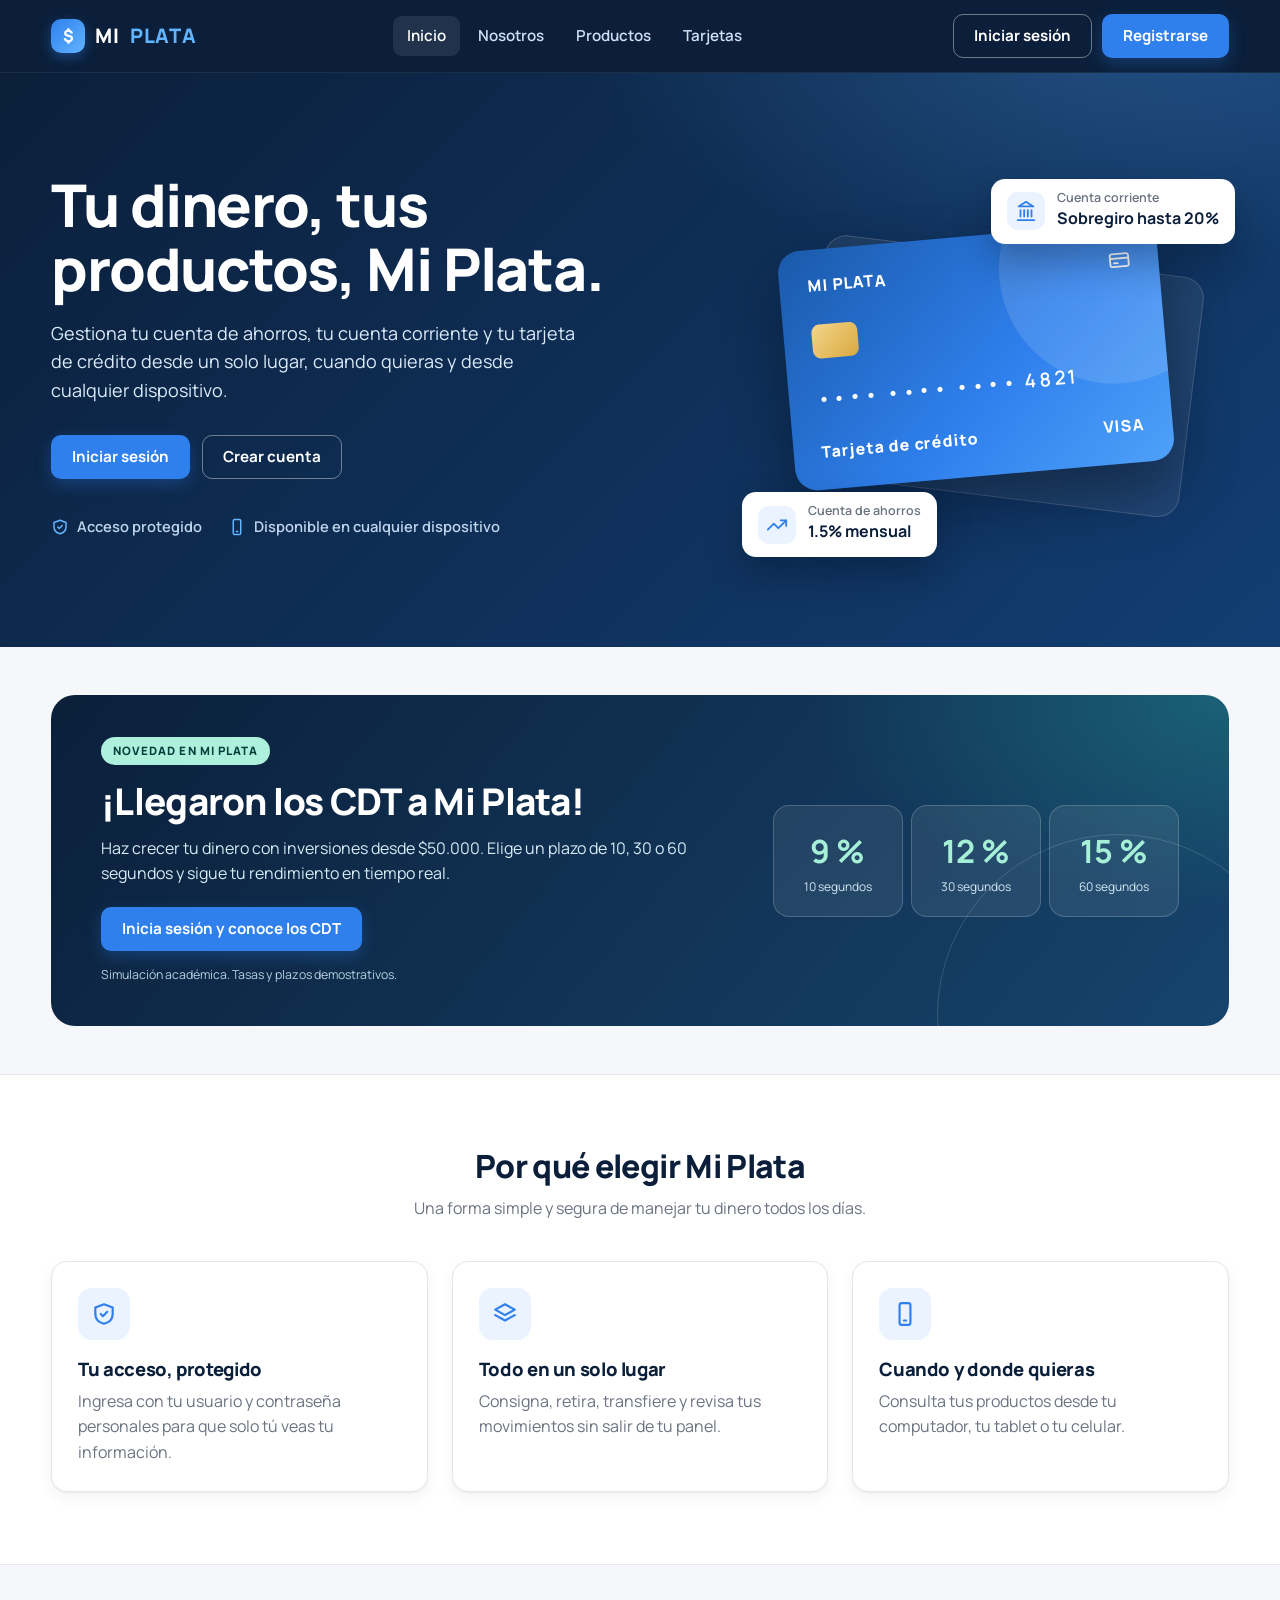
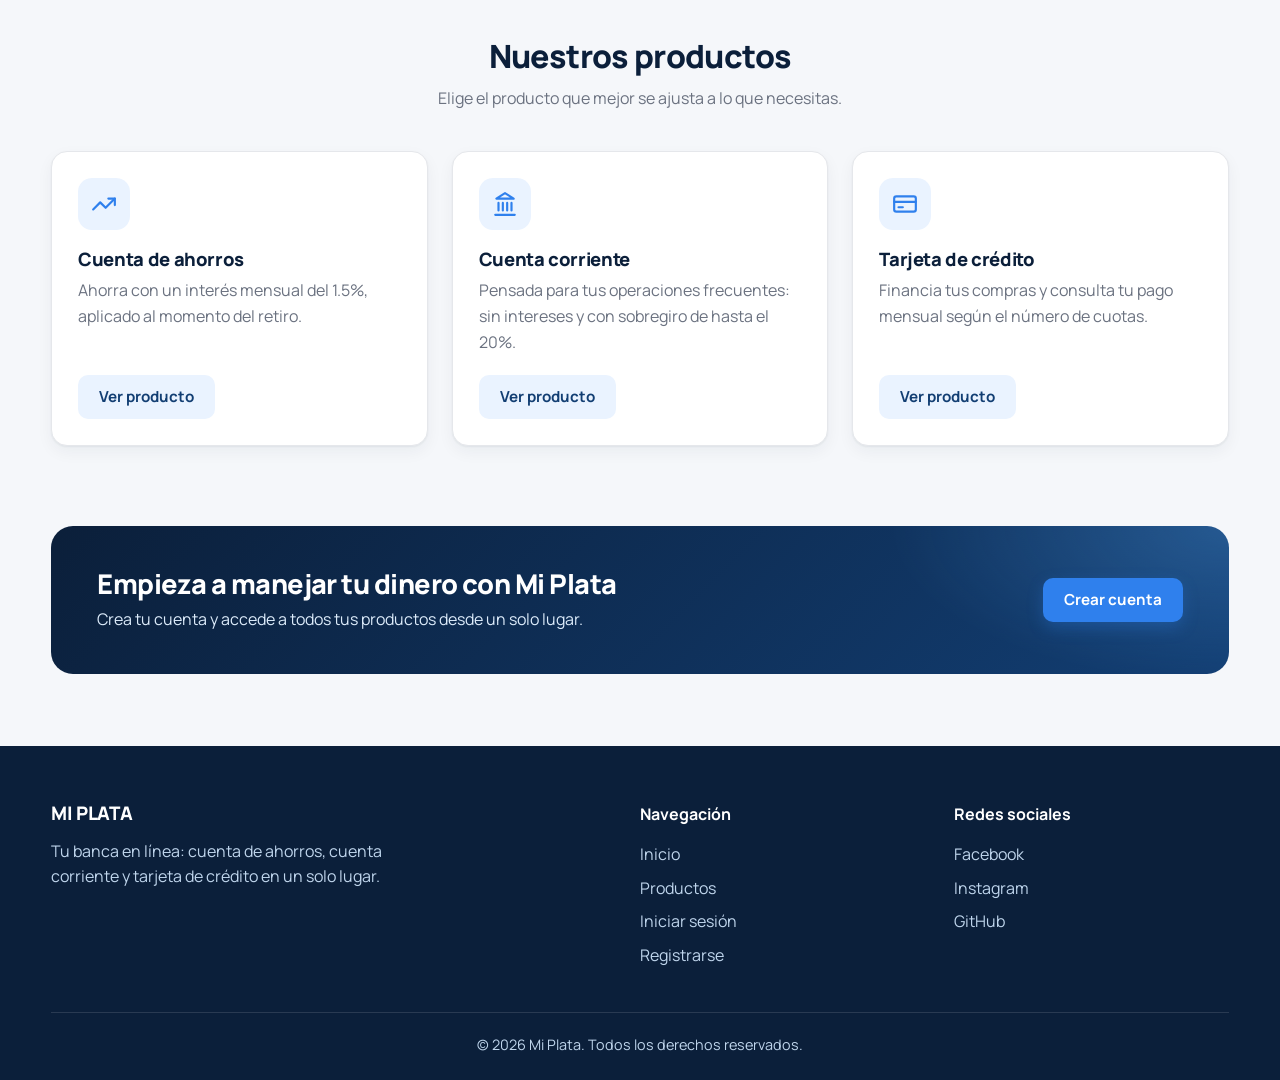
<file: pages/index.html>
<!DOCTYPE html>
<html lang="es">

<head>
    <meta charset="UTF-8">
    <meta name="viewport" content="width=device-width, initial-scale=1.0">
    <title>Mi Plata | Inicio</title>
    <link rel="preconnect" href="https://fonts.googleapis.com">
    <link rel="preconnect" href="https://fonts.gstatic.com" crossorigin>
    <link href="https://fonts.googleapis.com/css2?family=Manrope:wght@400;500;600;700;800&display=swap" rel="stylesheet">
    <link rel="stylesheet" href="../css/styles.css">
</head>

<body>
    <header class="site-header">
        <div class="container navbar">
            <a class="logo" href="index.html">MI <span>PLATA</span></a>
            <input class="menu-toggle" type="checkbox" id="menuToggle" aria-label="Abrir o cerrar el menú">

            <nav>
                <ul class="nav-links">
                    <li><a href="index.html" aria-current="page">Inicio</a></li>
                    <li><a href="index.html#nosotros">Nosotros</a></li>
                    <li><a href="productos.html">Productos</a></li>
                    <li><a href="index.html#tarjetas">Tarjetas</a></li>
                    <li class="menu-only"><a href="login.html">Iniciar sesión</a></li>
                </ul>
            </nav>

            <div class="nav-actions">
                <a class="btn btn-outline" href="login.html">Iniciar sesión</a>
                <a class="btn btn-primary" href="registro.html">Registrarse</a>
            </div>
            <label class="menu-button" for="menuToggle"><span class="sr-only">Menú</span></label>
        </div>
    </header>
    <main>
        <section class="hero">
            <div class="container hero-grid">
                <div>
                    <h1>Tu dinero, tus productos, Mi Plata.</h1>
                    <p>Gestiona tu cuenta de ahorros, tu cuenta corriente y tu tarjeta de crédito desde un solo lugar,
                        cuando quieras y desde cualquier dispositivo.</p>
                    <div class="hero-actions">
                        <a class="btn btn-primary" href="login.html">Iniciar sesión</a>
                        <a class="btn btn-outline" href="registro.html">Crear cuenta</a>
                    </div>
                    <ul class="hero-points">
                        <li><span class="icon icon-shield" aria-hidden="true"></span> Acceso protegido</li>
                        <li><span class="icon icon-phone" aria-hidden="true"></span> Disponible en cualquier dispositivo</li>
                    </ul>
                </div>
                <div class="hero-card" aria-hidden="true">
                    <div class="bank-card">
                        <div class="bank-card-top"><span>MI PLATA</span><span class="icon icon-card" aria-hidden="true"></span></div>
                        <div class="bank-card-chip"></div>
                        <div class="bank-card-number">•••• •••• •••• 4821</div>
                        <div class="bank-card-bottom"><span>Tarjeta de crédito</span><span>VISA</span></div>
                    </div>
                    <div class="float-chip float-chip-1">
                        <span class="float-chip-icon"><span class="icon icon-trend" aria-hidden="true"></span></span>
                        <span><small>Cuenta de ahorros</small><strong>1.5% mensual</strong></span>
                    </div>
                    <div class="float-chip float-chip-2">
                        <span class="float-chip-icon"><span class="icon icon-bank" aria-hidden="true"></span></span>
                        <span><small>Cuenta corriente</small><strong>Sobregiro hasta 20%</strong></span>
                    </div>
                </div>
            </div>
        </section>

        <!-- Novedad: CDT; invitamos a iniciar sesión para abrir una inversión. -->
        <section class="section cdt-launch" aria-labelledby="cdtLaunchTitulo">
            <div class="container">
                <div class="cdt-launch-panel">
                    <div class="cdt-launch-content">
                        <span class="cdt-eyebrow">NOVEDAD EN MI PLATA</span>
                        <h2 id="cdtLaunchTitulo">¡Llegaron los CDT a Mi Plata!</h2>
                        <p>Haz crecer tu dinero con inversiones desde $50.000. Elige un plazo de 10, 30 o 60 segundos y sigue tu rendimiento en tiempo real.</p>
                        <a href="login.html" class="btn btn-primary">Inicia sesión y conoce los CDT</a>
                        <small>Simulación académica. Tasas y plazos demostrativos.</small>
                    </div>
                    <div class="cdt-launch-rates" aria-label="Rendimientos de CDT">
                        <div><strong>9 %</strong><span>10 segundos</span></div>
                        <div><strong>12 %</strong><span>30 segundos</span></div>
                        <div><strong>15 %</strong><span>60 segundos</span></div>
                    </div>
                </div>
            </div>
        </section>

        <section class="section section-alt" id="nosotros">
            <div class="container">
                <h2 class="section-title">Por qué elegir Mi Plata</h2>
                <p class="section-subtitle">Una forma simple y segura de manejar tu dinero todos los días.</p>
                <div class="grid-3">
                    <article class="card">
                        <div class="product-icon"><span class="icon icon-shield" aria-hidden="true"></span></div>
                        <h3>Tu acceso, protegido</h3>
                        <p>Ingresa con tu usuario y contraseña personales para que solo tú veas tu información.</p>
                    </article>
                    <article class="card">
                        <div class="product-icon"><span class="icon icon-layers" aria-hidden="true"></span></div>
                        <h3>Todo en un solo lugar</h3>
                        <p>Consigna, retira, transfiere y revisa tus movimientos sin salir de tu panel.</p>
                    </article>
                    <article class="card">
                        <div class="product-icon"><span class="icon icon-phone" aria-hidden="true"></span></div>
                        <h3>Cuando y donde quieras</h3>
                        <p>Consulta tus productos desde tu computador, tu tablet o tu celular.</p>
                    </article>
                </div>
            </div>
        </section>

        <section class="section" id="tarjetas">
            <div class="container">
                <h2 class="section-title">Nuestros productos</h2>
                <p class="section-subtitle">Elige el producto que mejor se ajusta a lo que necesitas.</p>
                <div class="grid-3">
                    <article class="card card-product">
                        <div class="product-icon"><span class="icon icon-trend" aria-hidden="true"></span></div>
                        <h3>Cuenta de ahorros</h3>
                        <p>Ahorra con un interés mensual del 1.5%, aplicado al momento del retiro.</p>
                        <a class="btn btn-secondary" href="productos.html#ahorros">Ver producto</a>
                    </article>
                    <article class="card card-product">
                        <div class="product-icon"><span class="icon icon-bank" aria-hidden="true"></span></div>
                        <h3>Cuenta corriente</h3>
                        <p>Pensada para tus operaciones frecuentes: sin intereses y con sobregiro de hasta el 20%.</p>
                        <a class="btn btn-secondary" href="productos.html#corriente">Ver producto</a>
                    </article>
                    <article class="card card-product">
                        <div class="product-icon"><span class="icon icon-card" aria-hidden="true"></span></div>
                        <h3>Tarjeta de crédito</h3>
                        <p>Financia tus compras y consulta tu pago mensual según el número de cuotas.</p>
                        <a class="btn btn-secondary" href="productos.html#credito">Ver producto</a>
                    </article>
                </div>
            </div>
        </section>

        <section class="section section-flush">
            <div class="container">
                <div class="cta-band">
                    <div>
                        <h2>Empieza a manejar tu dinero con Mi Plata</h2>
                        <p>Crea tu cuenta y accede a todos tus productos desde un solo lugar.</p>
                    </div>
                    <a class="btn btn-primary" href="registro.html">Crear cuenta</a>
                </div>
            </div>
        </section>
    </main>
    <footer class="footer">
        <div class="container footer-grid">
            <div>
                <h3>MI PLATA</h3>
                <p>Tu banca en línea: cuenta de ahorros, cuenta corriente y tarjeta de crédito en un solo lugar.</p>
            </div>
            <div>
                <h4>Navegación</h4>
                <ul>
                    <li><a href="index.html">Inicio</a></li>
                    <li><a href="productos.html">Productos</a></li>
                    <li><a href="login.html">Iniciar sesión</a></li>
                    <li><a href="registro.html">Registrarse</a></li>
                </ul>
            </div>
            <div>
                <h4>Redes sociales</h4>
                <ul>
                    <li><a href="https://www.facebook.com/profile.php?id=100011143639321">Facebook</a></li>
                    <li><a href="https://www.instagram.com/nodrew_09/">Instagram</a></li>
                    <li><a href="https://github.com/andresfelipe-dev/CajeroWebMiPlata/tree/admin-javascript">GitHub</a></li>
                </ul>
            </div>
        </div>
        <div class="container footer-bottom">© 2026 Mi Plata. Todos los derechos reservados.</div>
    </footer>
</body>

</html>
</file>
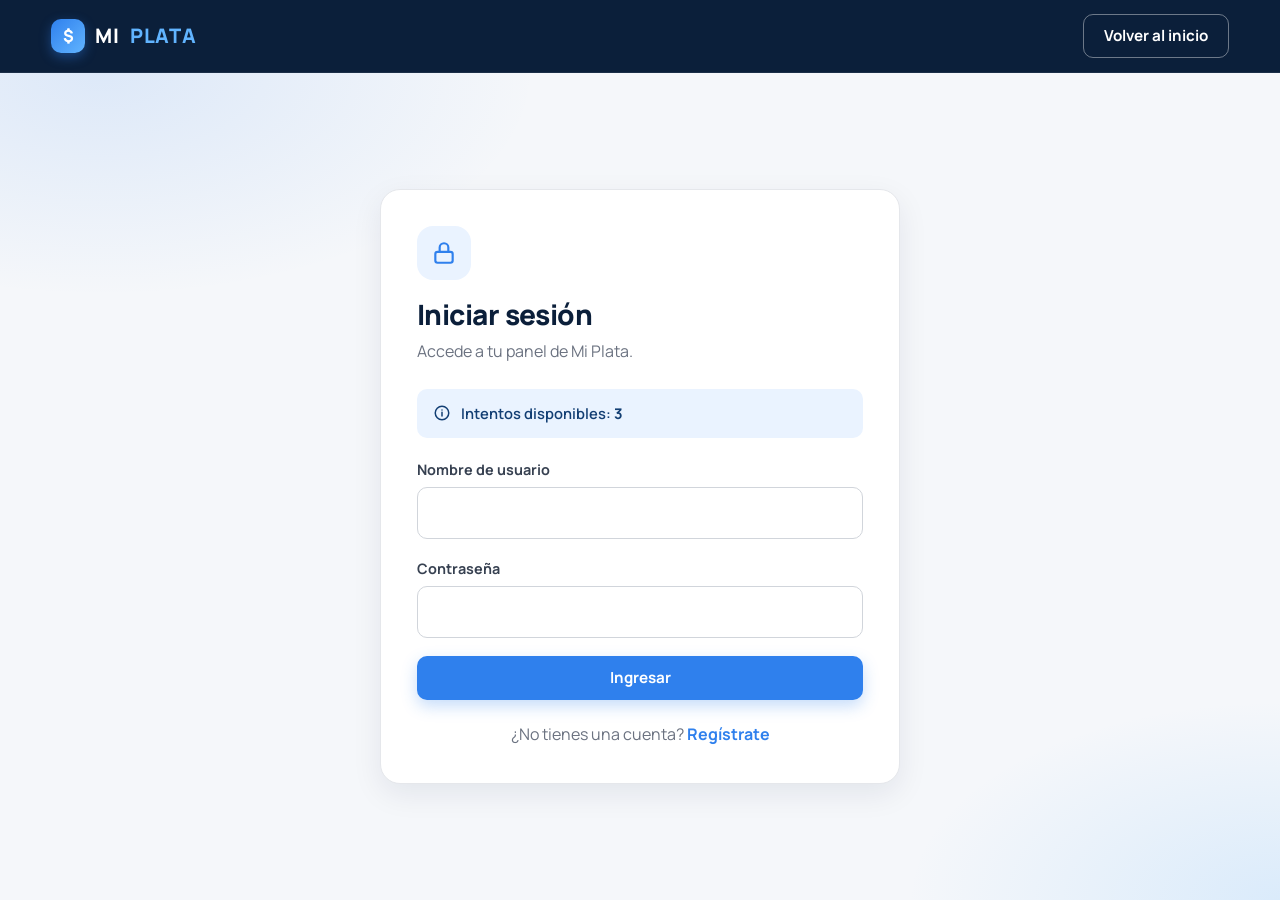
<file: pages/admin.html>
<!DOCTYPE html>
<html lang="es">

<head>
    <meta charset="UTF-8">
    <meta name="viewport" content="width=device-width, initial-scale=1.0">
    <title>Mi Plata | Administración</title>
    <link rel="preconnect" href="https://fonts.googleapis.com">
    <link rel="preconnect" href="https://fonts.gstatic.com" crossorigin>
    <link href="https://fonts.googleapis.com/css2?family=Manrope:wght@400;500;600;700;800&display=swap" rel="stylesheet">
    <link rel="stylesheet" href="../css/styles.css">
</head>

<body>
    <header class="site-header">
        <div class="container navbar">
            <a class="logo" href="admin.html">MI <span>PLATA</span></a>
            <div class="nav-actions"><a class="btn btn-outline" id="cerrarSesion" href="index.html">Cerrar sesión</a></div>
        </div>
    </header>
    <main class="dashboard">
        <div class="container">

            <div class="dashboard-head">
                <div>
                    <div class="breadcrumb">Panel administrativo</div>
                    <h1>Gestión de usuarios</h1>
                    <p>Registra, edita y elimina los usuarios registrados.</p>
                </div>

                <button type="button" id="btnRegistrarUsuario" class="btn btn-primary">
                    + Registrar usuario
                </button>
            </div>

            <div id="formularioRegistro" class="card" style="display: none;">
                <h3 id="registrarModificarUsuario">Registrar nuevo usuario</h3>

                <form id="formAdmin">
                    <div class="form-grid">
                        <div class="form-group">
                            <label for="adminIdentificacion">Identificación</label>
                            <input type="text" id="adminIdentificacion" required>
                        </div>

                        <div class="form-group">
                            <label for="adminNombre">Nombre completo</label>
                            <input type="text" id="adminNombre" required>
                        </div>

                        <div class="form-group">
                            <label for="adminCelular">Número de celular</label>
                            <input type="tel" id="adminCelular" required>
                        </div>

                        <div class="form-group">
                            <label for="adminUsuario">Nombre de usuario</label>
                            <input type="text" id="adminUsuario" required>
                        </div>

                        <div class="form-group">
                            <label for="adminClave">Contraseña</label>
                            <input type="password" id="adminClave" required>
                        </div>

                        <div class="form-group">
                            <label for="adminConfirmarClave">Confirmar contraseña</label>
                            <input type="password" id="adminConfirmarClave" required>
                        </div>

                    </div>

                    <div class="form-actions">
                        <button type="submit" class="btn btn-primary">
                            Guardar usuario
                        </button>

                        <button type="button" id="btnCancelarRegistro" class="btn btn-secondary">
                            Cancelar
                        </button>
                    </div>
                </form>
            </div>

            <div class="table-wrap">
                <table>
                    <thead>
                        <tr>
                            <th>Identificación</th>
                            <th>Nombre</th>
                            <th>Usuario</th>
                            <th>Estado</th>
                            <th>Acciones</th>
                        </tr>
                    </thead>

                    <tbody id="tablaUsuarios"></tbody>
                </table>
            </div>
        </div>
    </main>
    <script type="module" src="../pages js/admin.js"></script>
</body>

</html>
</file>
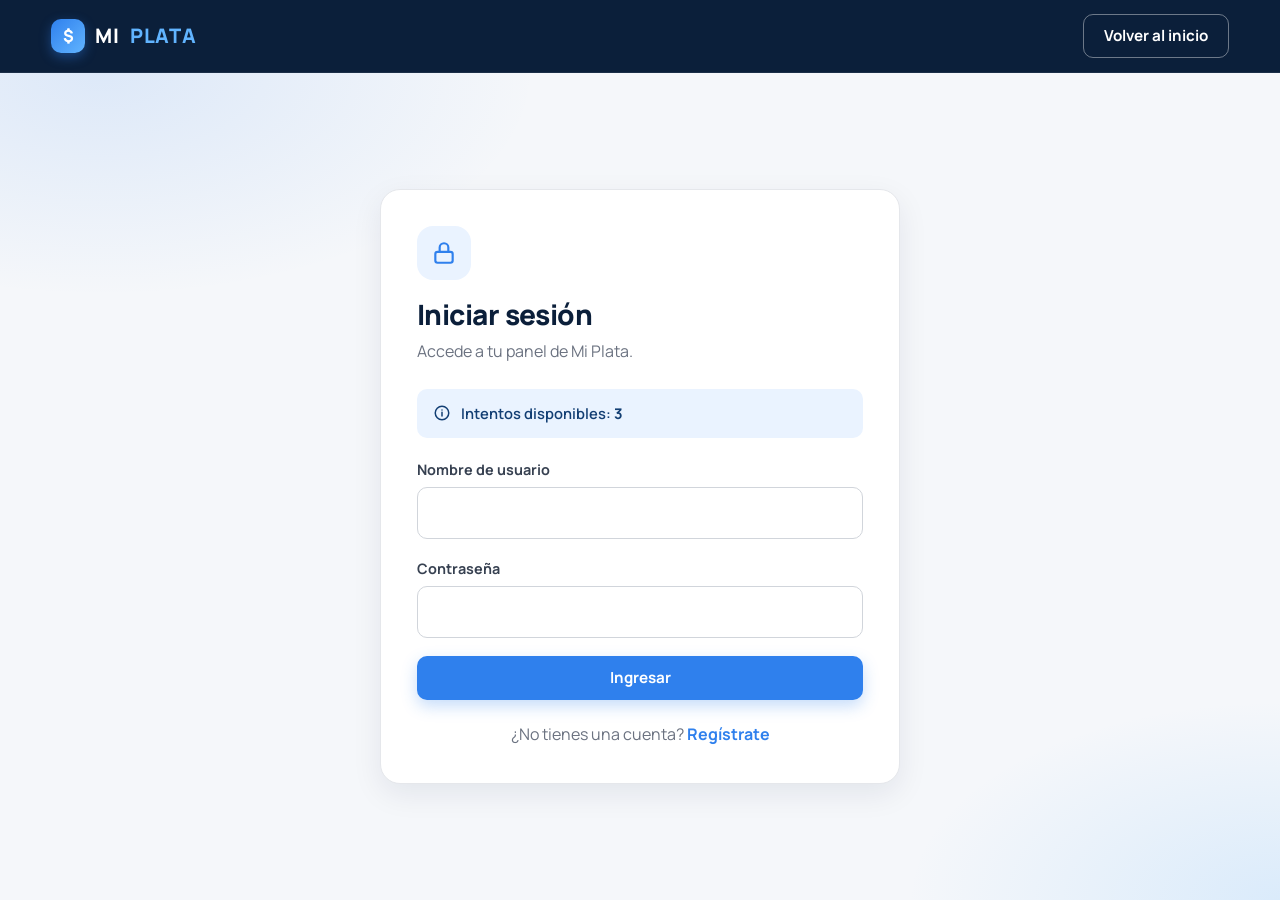
<file: pages/cdt.html>
<!DOCTYPE html>
<html lang="es">
<head>
    <meta charset="UTF-8">
    <meta name="viewport" content="width=device-width, initial-scale=1.0">
    <title>Mi Plata | Mis CDT</title>
    <link rel="preconnect" href="https://fonts.googleapis.com">
    <link rel="preconnect" href="https://fonts.gstatic.com" crossorigin>
    <link href="https://fonts.googleapis.com/css2?family=Manrope:wght@400;500;600;700;800&display=swap" rel="stylesheet">
    <link rel="stylesheet" href="../css/styles.css">
</head>
<body>
    <header class="site-header">
        <div class="container navbar">
            <a class="logo" href="dashboard.html">MI <span>PLATA</span></a>
            <a class="btn btn-outline" href="dashboard.html">Volver al panel</a>
        </div>
    </header>

    <main class="dashboard cdt-page">
        <div class="container">
            <section class="cdt-page-hero">
                <div>
                    <span class="cdt-eyebrow">NUEVO PRODUCTO · SIMULACIÓN</span>
                    <h1>Haz crecer tu dinero con un CDT</h1>
                    <p>Invierte desde $50.000 usando el saldo real de ahorros o corriente. Abre varios CDT y observa sus rendimientos en tiempo real.</p>
                </div>
                <div class="cdt-hero-stat" aria-label="Rendimiento máximo del simulador">
                    <span>Hasta</span>
                    <strong>15 %</strong>
                    <small>en solo 60 segundos</small>
                </div>
            </section>

            <section class="cdt-plan-grid" aria-label="Opciones de CDT">
                <article class="cdt-plan">
                    <span class="cdt-plan-name">CDT Básico</span>
                    <strong>9 %</strong>
                    <span>10 segundos</span>
                </article>
                <article class="cdt-plan">
                    <span class="cdt-plan-name">CDT Plus</span>
                    <strong>12 %</strong>
                    <span>30 segundos</span>
                </article>
                <article class="cdt-plan">
                    <span class="cdt-plan-name">CDT Premium</span>
                    <strong>15 %</strong>
                    <span>60 segundos</span>
                </article>
            </section>

            <section class="card cdt-open-card">
                <h2>Abrir un nuevo CDT</h2>
                <p>Al confirmar, el capital se descuenta de tu cuenta sin aplicar intereses ni sobregiro. Al vencimiento regresa a esa misma cuenta con su rendimiento.</p>
                <form id="formCDT">
                    <div class="form-grid">
                        <div class="form-group">
                            <label for="cuentaOrigenCDT">Cuenta de origen</label>
                            <select id="cuentaOrigenCDT" required>
                                <option value="ahorros">Cuenta de ahorros</option>
                                <option value="corriente">Cuenta corriente</option>
                            </select>
                            <small id="saldoRealCDT" class="cdt-field-help"></small>
                        </div>
                        <div class="form-group">
                            <label for="montoCDT">Capital a invertir</label>
                            <input id="montoCDT" type="number" min="50000" step="1" placeholder="Ej. 100000" required>
                            <small class="cdt-field-help">Inversión mínima: $50.000</small>
                        </div>
                        <div class="form-group">
                            <label for="plazoCDT">Plazo y rendimiento</label>
                            <select id="plazoCDT" required>
                                <option value="10">10 segundos · 9 %</option>
                                <option value="30">30 segundos · 12 %</option>
                                <option value="60">60 segundos · 15 %</option>
                            </select>
                        </div>
                    </div>
                    <div class="cdt-preview" aria-live="polite">
                        <div><span>Rendimiento estimado</span><strong id="rendimientoPrevisto">$0</strong></div>
                        <div><span>Recibirás al finalizar</span><strong id="totalPrevisto">$0</strong></div>
                    </div>
                    <button class="btn btn-primary" type="submit">Revisar inversión</button>
                </form>

                <div id="confirmacionCDT" class="cdt-confirm" hidden>
                    <h3>Confirma la apertura</h3>
                    <p id="resumenConfirmacionCDT"></p>
                    <div class="form-actions">
                        <button id="confirmarCDT" type="button" class="btn btn-primary">Confirmar y abrir CDT</button>
                        <button id="cancelarCDT" type="button" class="btn btn-outline">Volver</button>
                    </div>
                </div>
            </section>

            <section aria-labelledby="tituloActivosCDT">
                <div class="block-head">
                    <h2 id="tituloActivosCDT" class="section-title section-title-left">Mis CDT activos</h2>
                    <p id="resumenCDT">Cada CDT tiene su propio contador.</p>
                </div>
                <div id="listaCDTActivos" class="cdt-list" aria-live="off"></div>
            </section>

            <section aria-labelledby="tituloHistorialCDT">
                <div class="block-head">
                    <h2 id="tituloHistorialCDT" class="section-title section-title-left">CDT finalizados</h2>
                    <p>Consulta las inversiones que ya regresaron a sus cuentas.</p>
                </div>
                <div id="listaCDTFinalizados" class="cdt-list"></div>
            </section>
            <p class="cdt-disclaimer">Esta es una simulación educativa: las tasas y duraciones no representan un CDT bancario real. Los abonos pendientes se procesan al volver a abrir Mi Plata si el navegador estuvo cerrado.</p>
        </div>
    </main>
    <script type="module" src="../pages js/cdt.js"></script>
</body>
</html>
</file>
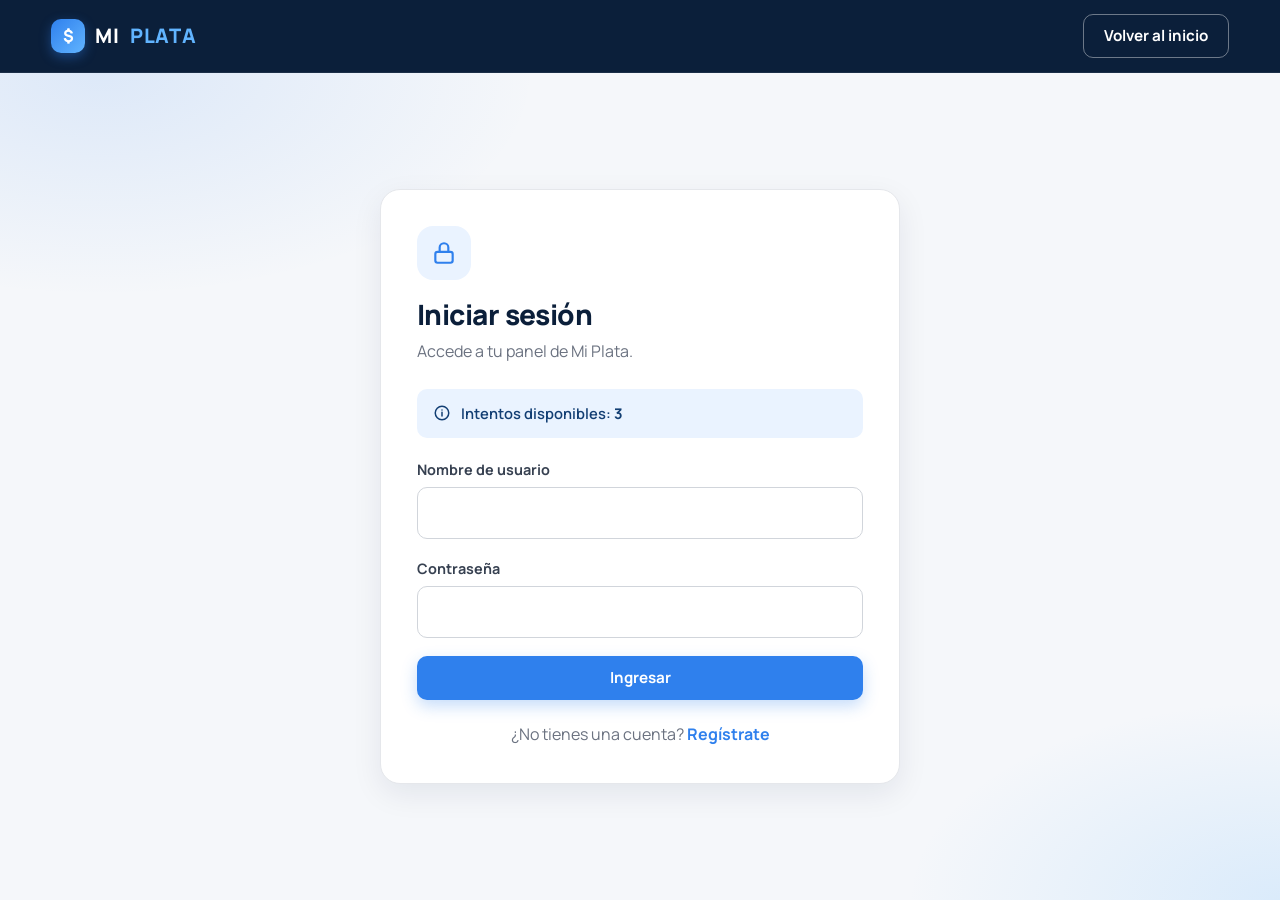
<file: pages/consignar.html>
<!DOCTYPE html>
<html lang="es">

<head>
    <meta charset="UTF-8">
    <meta name="viewport" content="width=device-width, initial-scale=1.0">
    <title>Mi Plata | Consignar</title>
    <link rel="preconnect" href="https://fonts.googleapis.com">
    <link rel="preconnect" href="https://fonts.gstatic.com" crossorigin>
    <link href="https://fonts.googleapis.com/css2?family=Manrope:wght@400;500;600;700;800&display=swap" rel="stylesheet">
    <link rel="stylesheet" href="../css/styles.css">
</head>

<body>
    <header class="site-header">
        <div class="container navbar">
            <a class="logo" href="dashboard.html">MI <span>PLATA</span></a>
            <a class="btn btn-outline" href="dashboard.html">Volver al panel</a>
        </div>
    </header>
    <main class="auth-page">
        <section class="auth-card">
            <div class="auth-icon"><span class="icon icon-plus" aria-hidden="true"></span></div>
            <h1>Consignar dinero</h1>
            <p>Aumenta el saldo de uno de tus productos.</p>
            <form>
                <div class="form-group">
                    <label for="cuentaSeleccionada">Cuenta destino</label>
                    <select id="cuentaSeleccionada">
                        <option value="ahorros">Cuenta de ahorros</option>
                        <option value="corriente">Cuenta corriente</option>
                    </select>
                </div>
                <div class="form-group">
                    <label for="montoConsignar">Monto a consignar</label>
                    <input type="number" min="100" step="1" placeholder="$ 0" id="montoConsignar">
                </div>
                <button type="button" class="btn btn-primary btn-full" id="btnRealizarConsignacion">Realizar consignación</button>
            </form>
        </section>
    </main>
    <script type="module" src="../pages js/consignar.js"></script>
</body>

</html>
</file>
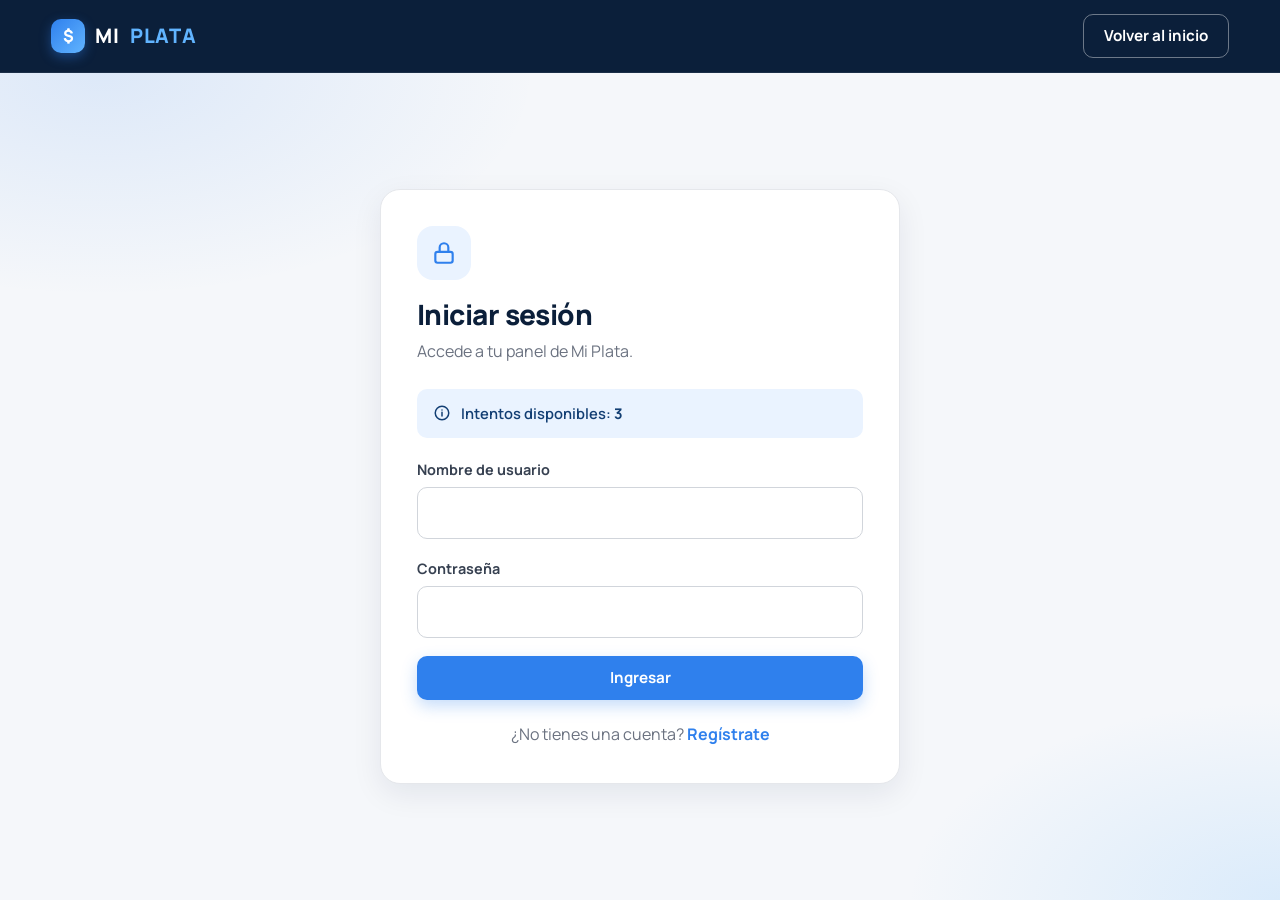
<file: pages/dashboard.html>
<!DOCTYPE html>
<html lang="es">

<head>
    <meta charset="UTF-8">
    <meta name="viewport" content="width=device-width, initial-scale=1.0">
    <title>Mi Plata | Panel</title>
    <link rel="preconnect" href="https://fonts.googleapis.com">
    <link rel="preconnect" href="https://fonts.gstatic.com" crossorigin>
    <link href="https://fonts.googleapis.com/css2?family=Manrope:wght@400;500;600;700;800&display=swap" rel="stylesheet">
    <link rel="stylesheet" href="../css/styles.css">
</head>

<body>
    <header class="site-header">
        <div class="container navbar">
            <a class="logo" href="dashboard.html">MI <span>PLATA</span></a>
            <input class="menu-toggle" type="checkbox" id="menuToggle" aria-label="Abrir o cerrar el menú">

            <nav>
                <ul class="nav-links">
                    <li><a href="dashboard.html" aria-current="page">Panel</a></li>
                    <li><a href="perfil.html">Perfil</a></li>
                    <li><a href="productos.html">Productos</a></li>
                    <li class="menu-only"><a class="cerrarSesion" href="index.html">Cerrar sesión</a></li>
                </ul>
            </nav>

            <div class="nav-actions">
                <a class="btn btn-outline cerrarSesion" href="index.html">
                    Cerrar sesión
                </a>
            </div>
            <label class="menu-button" for="menuToggle"><span class="sr-only">Menú</span></label>
        </div>
    </header>

    <main class="dashboard">
        <div class="container">

            <section class="welcome-banner">
                <div class="dashboard-head">
                    <div>
                        <div class="breadcrumb">Panel principal</div>
                        <h1>Bienvenid@ <strong id="nombreDashboard"></strong> </h1>
                        <p>Gestiona tus productos y realiza tus operaciones desde un solo lugar.</p>
                    </div>

                    <a class="btn btn-secondary" href="perfil.html">
                        Mi perfil
                    </a>
                </div>
            </section>

            <!-- Destacado del nuevo producto de inversión. -->
            <section class="cdt-dashboard-promo" aria-labelledby="cdtDashboardTitulo">
                <div>
                    <span class="cdt-eyebrow">NUEVO · CDT MI PLATA</span>
                    <h2 id="cdtDashboardTitulo">Tu dinero puede crecer mientras el tiempo corre</h2>
                    <p>Abre uno o varios CDT desde $50.000 y sigue sus contadores en tiempo real. Plazos de 10, 30 o 60 segundos.</p>
                    <div class="cdt-dashboard-rates"><span>10 s · 9 %</span><span>30 s · 12 %</span><span>60 s · 15 %</span></div>
                    <small>Rendimientos de una simulación educativa.</small>
                </div>
                <a class="btn btn-primary" href="cdt.html">Abrir un CDT</a>
            </section>

            <section>
                <div class="block-head">
                    <h2 class="section-title section-title-left">Tus productos</h2>
                    <p>Estas son las condiciones de cada uno.</p>
                </div>
                <div class="account-grid">
                <article class="account-card">
                    <div class="type"><span class="product-icon"><span class="icon icon-trend" aria-hidden="true"></span></span>Cuenta de ahorros</div>
                    <div class="amount">1.5% mensual</div>
                    <div class="amount-note">Interés aplicado al momento del retiro</div>
                    <ul class="feature-list">
                        <li>Consignaciones y retiros</li>
                        <li>Retiro limitado al saldo disponible</li>
                    </ul>
                    <a class="btn btn-secondary" href="saldo.html">Consultar saldo</a>
                </article>
                <article class="account-card">
                    <div class="type"><span class="product-icon"><span class="icon icon-bank" aria-hidden="true"></span></span>Cuenta corriente</div>
                    <div class="amount">Hasta 20%</div>
                    <div class="amount-note">De sobregiro, sin intereses</div>
                    <ul class="feature-list">
                        <li>Consignaciones, retiros y transferencias</li>
                        <li>Ideal para tus operaciones frecuentes</li>
                    </ul>
                    <a class="btn btn-secondary" href="transferir.html">Transferir dinero</a>
                </article>
                <article class="account-card">
                    <div class="type"><span class="product-icon"><span class="icon icon-card" aria-hidden="true"></span></span>Tarjeta de crédito</div>
                    <div class="amount">0% hasta 2 cuotas</div>
                    <div class="amount-note">Desde 3 cuotas: 1.9% a 2.3% mensual</div>
                    <ul class="feature-list">
                        <li>Compra y paga en cuotas</li>
                        <li>Consulta tu pago mensual</li>
                    </ul>
                    <a class="btn btn-secondary" href="tarjeta.html">Ver mi tarjeta</a>
                </article>
                </div>
            </section>

            <section>
                <div class="block-head">
                    <h2 class="section-title section-title-left">Operaciones</h2>
                    <p>Elige qué quieres hacer.</p>
                </div>
                <div class="actions-grid">
                <a class="action-card action-card-cdt" href="cdt.html">
                    <span class="product-icon"><span class="icon icon-trend" aria-hidden="true"></span></span>
                    <span>
                        <strong>CDT · Nueva inversión</strong>
                        <small>Invierte desde $50.000 y mira el tiempo restante</small>
                    </span>
                </a>
                <a class="action-card" href="saldo.html">
                    <span class="product-icon"><span class="icon icon-wallet" aria-hidden="true"></span></span>
                    <span>
                        <strong>Consultar saldo</strong>
                        <small>Revisa lo disponible en tus cuentas</small>
                    </span>
                </a>
                <a class="action-card" href="consignar.html">
                    <span class="product-icon"><span class="icon icon-plus" aria-hidden="true"></span></span>
                    <span>
                        <strong>Consignar dinero</strong>
                        <small>Aumenta el saldo de tus productos</small>
                    </span>
                </a>
                <a class="action-card" href="retirar.html">
                    <span class="product-icon"><span class="icon icon-minus" aria-hidden="true"></span></span>
                    <span>
                        <strong>Retirar dinero</strong>
                        <small>Retira de tu cuenta de ahorros o corriente</small>
                    </span>
                </a>
                <a class="action-card" href="transferir.html">
                    <span class="product-icon"><span class="icon icon-transfer" aria-hidden="true"></span></span>
                    <span>
                        <strong>Transferir dinero</strong>
                        <small>Envía a tus productos o a otro usuario</small>
                    </span>
                </a>
                <a class="action-card" href="movimientos.html">
                    <span class="product-icon"><span class="icon icon-list" aria-hidden="true"></span></span>
                    <span>
                        <strong>Consultar movimientos</strong>
                        <small>Revisa el historial de tus operaciones</small>
                    </span>
                </a>
                <a class="action-card" href="tarjeta.html">
                    <span class="product-icon"><span class="icon icon-card" aria-hidden="true"></span></span>
                    <span>
                        <strong>Tarjeta de crédito</strong>
                        <small>Consulta tu cupo y calcula tus compras</small>
                    </span>
                </a>
                </div>
            </section>

            <div class="two-column">
                <section class="card">
                    <h3>Consejos de seguridad</h3>
                    <ul class="feature-list">
                        <li>No compartas tu contraseña con nadie.</li>
                        <li>Cierra sesión cuando termines de usar tu cuenta.</li>
                        <li>Revisa los datos antes de confirmar una transferencia.</li>
                    </ul>
                </section>
                <section class="card">
                    <h3>Ten en cuenta</h3>
                    <ul class="feature-list">
                        <li>No se puede transferir al mismo producto de origen.</li>
                        <li>El historial reúne los movimientos de todas tus cuentas.</li>
                        <li>Tu tarjeta no cobra intereses hasta en 2 cuotas.</li>
                    </ul>
                </section>
            </div>
        </div>
    </main>

    <script type="module" src="../pages js/dashboard.js"></script>
</body>

</html>
</file>
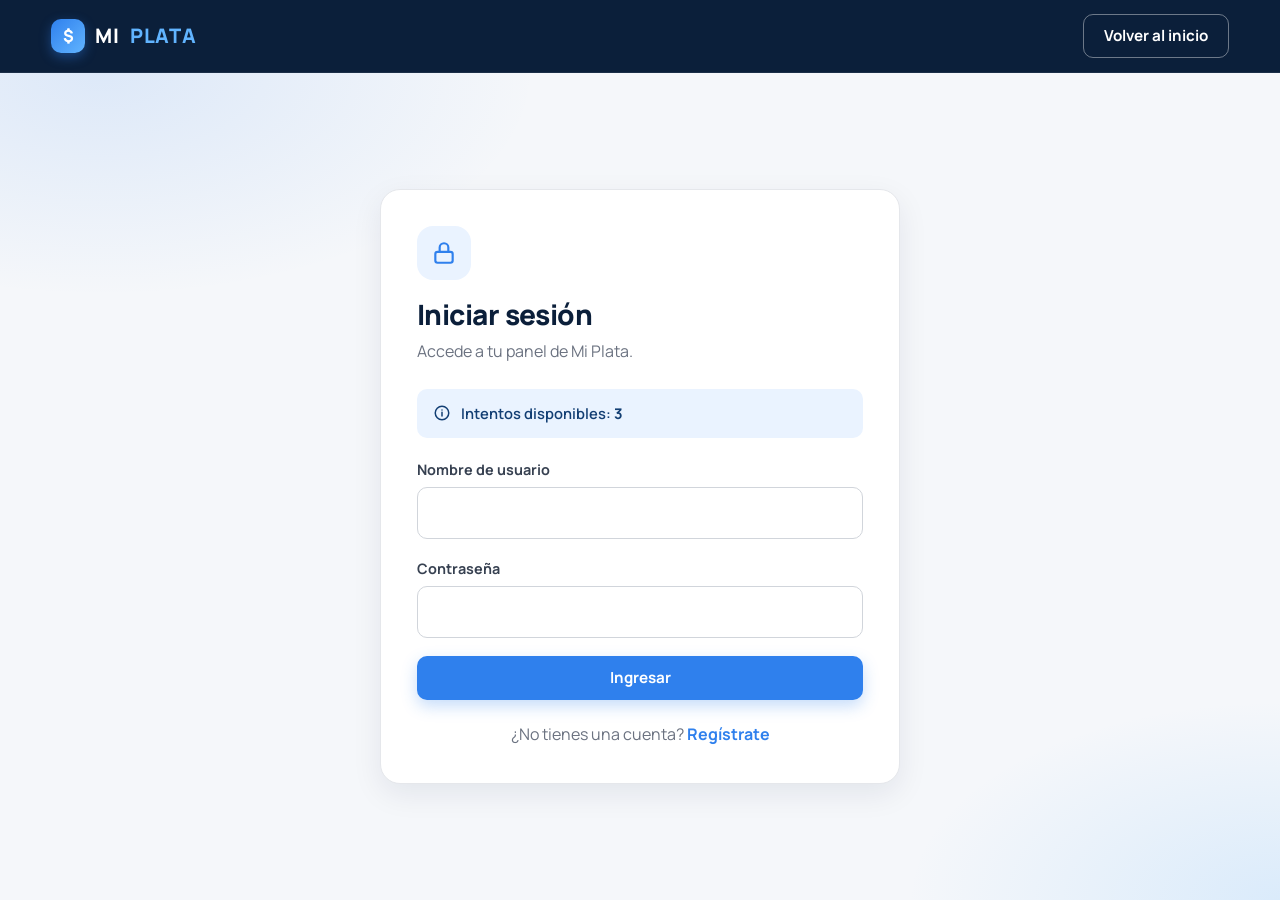
<file: pages/login.html>
<!DOCTYPE html>
<html lang="es">

<head>
    <meta charset="UTF-8">
    <meta name="viewport" content="width=device-width, initial-scale=1.0">
    <title>Mi Plata | Iniciar sesión</title>
    <link rel="preconnect" href="https://fonts.googleapis.com">
    <link rel="preconnect" href="https://fonts.gstatic.com" crossorigin>
    <link href="https://fonts.googleapis.com/css2?family=Manrope:wght@400;500;600;700;800&display=swap" rel="stylesheet">
    <link rel="stylesheet" href="../css/styles.css">
</head>

<body>
    <header class="site-header">
        <div class="container navbar">
            <a class="logo" href="index.html">MI <span>PLATA</span></a>
            <div class="nav-actions"><a class="btn btn-outline" href="index.html">Volver al inicio</a></div>
        </div>
    </header>
    <main class="auth-page">
        <section class="auth-card">
            <div class="auth-icon"><span class="icon icon-lock" aria-hidden="true"></span></div>
            <h1>Iniciar sesión</h1>
            <p>Accede a tu panel de Mi Plata.</p>
            <div class="notice">Intentos disponibles: <strong id="intentos">3</strong></div>
            <form id="formLogin">
                <div class="form-group">
                    <label for="usuario">Nombre de usuario</label>
                    <input id="usuario" type="text" required>
                </div>
                <div class="form-group">
                    <label for="clave">Contraseña</label>
                    <input id="clave" type="password" required>
                </div>
                <button class="btn btn-primary btn-full" type="submit">Ingresar</button>
            </form>
            <p class="auth-alt">¿No tienes una cuenta? <a href="registro.html">Regístrate</a></p>
        </section>
    </main>
    <script type="module" src="../pages js/login.js"></script>
    <script type="module" src="../pages js/crearAdmin.js"></script>
</body>

</html>
</file>
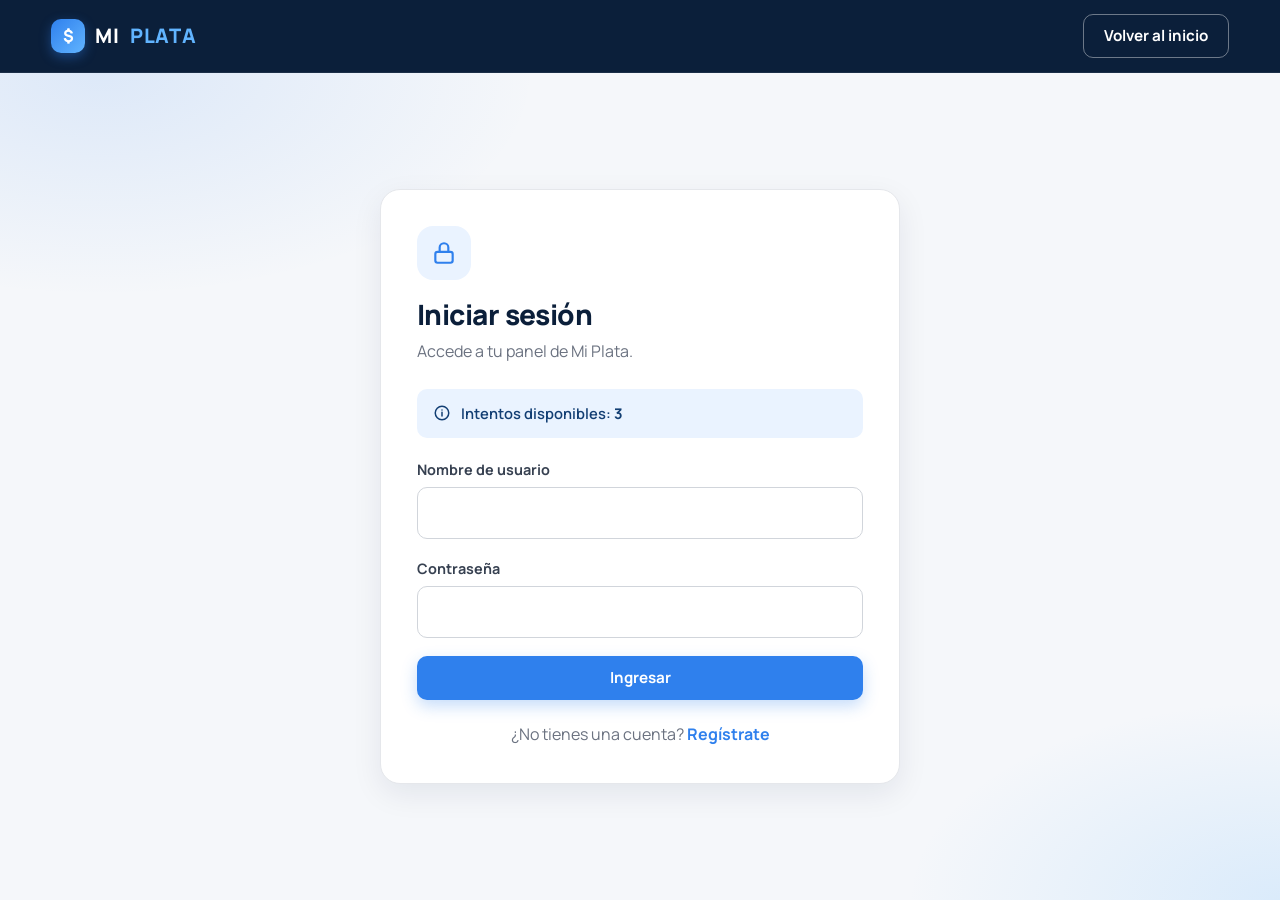
<file: pages/movimientos.html>
<!DOCTYPE html>
<html lang="es">

<head>
    <meta charset="UTF-8">
    <meta name="viewport" content="width=device-width, initial-scale=1.0">
    <title>Mi Plata | Movimientos</title>
    <link rel="preconnect" href="https://fonts.googleapis.com">
    <link rel="preconnect" href="https://fonts.gstatic.com" crossorigin>
    <link href="https://fonts.googleapis.com/css2?family=Manrope:wght@400;500;600;700;800&display=swap" rel="stylesheet">
    <link rel="stylesheet" href="../css/styles.css">
</head>

<body>
    <header class="site-header">
        <div class="container navbar">
            <a class="logo" href="dashboard.html">MI <span>PLATA</span></a>
            <a class="btn btn-outline" href="dashboard.html">Volver al panel</a>
        </div>
    </header>
    <main class="dashboard">
        <div class="container">
            <div class="page-title">
                <div class="breadcrumb">Panel / Movimientos</div>
                <h1>Historial de movimientos</h1>
                <p>Tus operaciones, de la más reciente a la más antigua.</p>
            </div>

            <div class="table-wrap">
                <table class="tabla-numerica">
                    <thead>
                        <tr>
                            <th>Fecha y hora</th>
                            <th>Tipo</th>
                            <th>Producto</th>
                            <th>Valor</th>
                            <th>Detalles</th>
                        </tr>
                    </thead>
                    <tbody id="listaMovimientos"></tbody>
                </table>
            </div>
        </div>
    </main>
    <script type="module" src="../pages js/movimientos.js"></script>
</body>

</html>
</file>
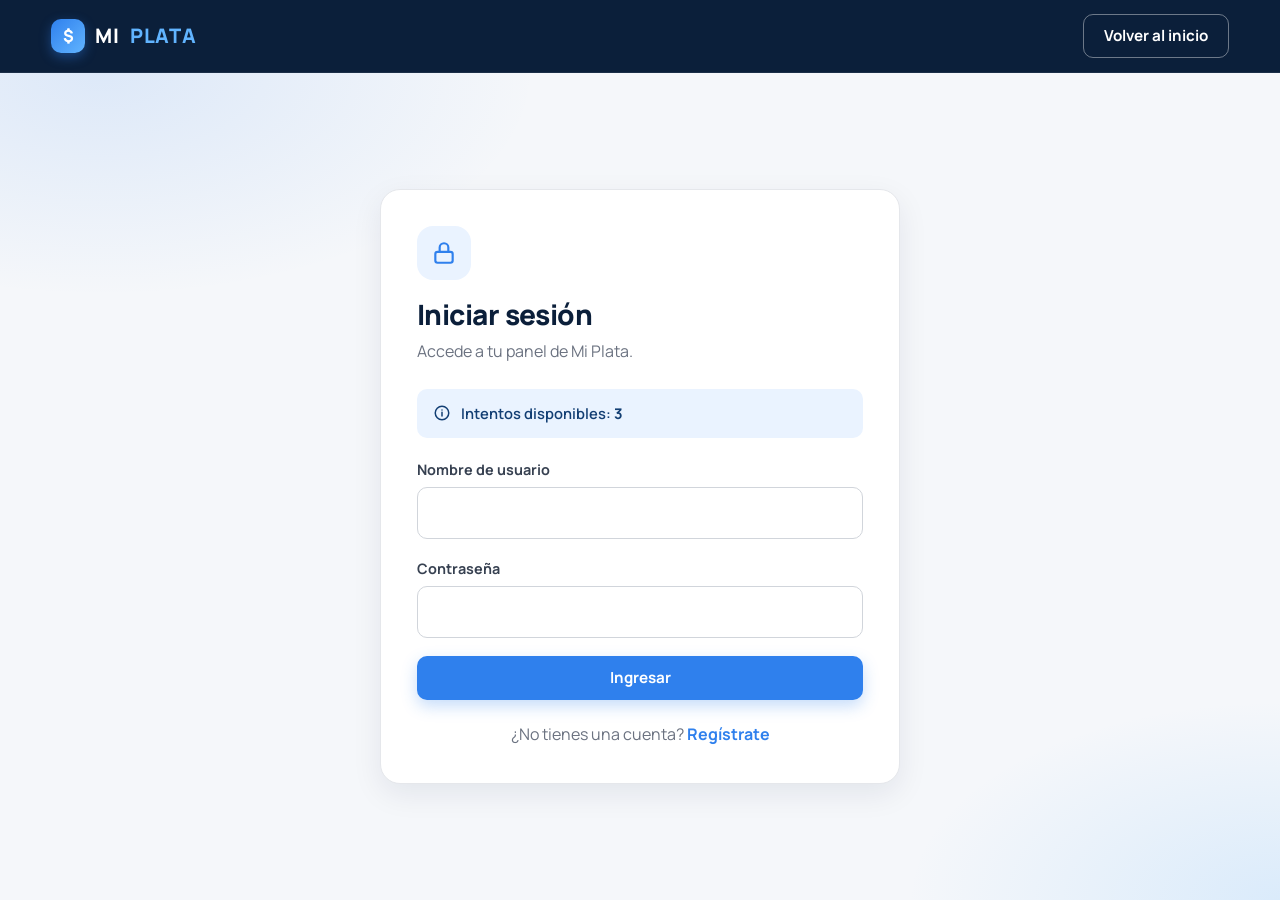
<file: pages/perfil.html>
<!DOCTYPE html>
<html lang="es">

<head>
    <meta charset="UTF-8">
    <meta name="viewport" content="width=device-width, initial-scale=1.0">
    <title>Mi Plata | Perfil</title>
    <link rel="preconnect" href="https://fonts.googleapis.com">
    <link rel="preconnect" href="https://fonts.gstatic.com" crossorigin>
    <link href="https://fonts.googleapis.com/css2?family=Manrope:wght@400;500;600;700;800&display=swap" rel="stylesheet">
    <link rel="stylesheet" href="../css/styles.css">
</head>

<body>
    <header class="site-header">
        <div class="container navbar">
            <a class="logo" href="dashboard.html">MI <span>PLATA</span></a>
            <a class="btn btn-outline" href="dashboard.html">Volver al panel</a>
        </div>
    </header>
    <main class="dashboard">
        <div class="container">
            <div class="page-title">
                <div class="breadcrumb">Panel / Perfil</div>
                <h1>Mi perfil</h1>
                <p>Actualiza tus datos personales y la seguridad de tu cuenta.</p>
            </div>
            <div class="two-column">
                <section class="card">
                    <h3>Datos personales</h3>
                    <form id="formPerfil">
                        <div class="form-group">
                            <label for="identificacion">Identificación</label>
                            <input type="text" id="identificacion" required>
                        </div>

                        <div class="form-group">
                            <label for="nombreCompleto">Nombre completo</label>
                            <input type="text" id="nombreCompleto" required>
                        </div>

                        <div class="form-group">
                            <label for="celular">Celular</label>
                            <input type="tel" id="celular" required>
                        </div>

                        <div class="form-group">
                            <label for="nombreUsuario">Usuario</label>
                            <input type="text" id="nombreUsuario" required>
                        </div>

                        <button type="submit" class="btn btn-primary">
                            Guardar cambios
                        </button>
                    </form>
                </section>
                <section class="card">
                    <h3>Cambiar contraseña</h3>
                    <form id="formContrasenia">
                        <div class="form-group">
                            <label for="usuarioContrasenia">Usuario</label>
                            <input type="text" id="usuarioContrasenia" required>
                        </div>

                        <div class="form-group">
                            <label for="contraseniaActual">Contraseña actual</label>
                            <input type="password" id="contraseniaActual" required>
                        </div>

                        <div class="form-group">
                            <label for="nuevaContrasenia">Nueva contraseña</label>
                            <input type="password" id="nuevaContrasenia" required>
                        </div>

                        <div class="form-group">
                            <label for="confirmarContrasenia">Confirmar nueva contraseña</label>
                            <input type="password" id="confirmarContrasenia" required>
                        </div>

                        <button type="submit" class="btn btn-primary">
                            Cambiar contraseña
                        </button>
                    </form>
                </section>
            </div>
        </div>
    </main>
    <script type="module" src="../pages js/perfil.js"></script>
</body>

</html>
</file>
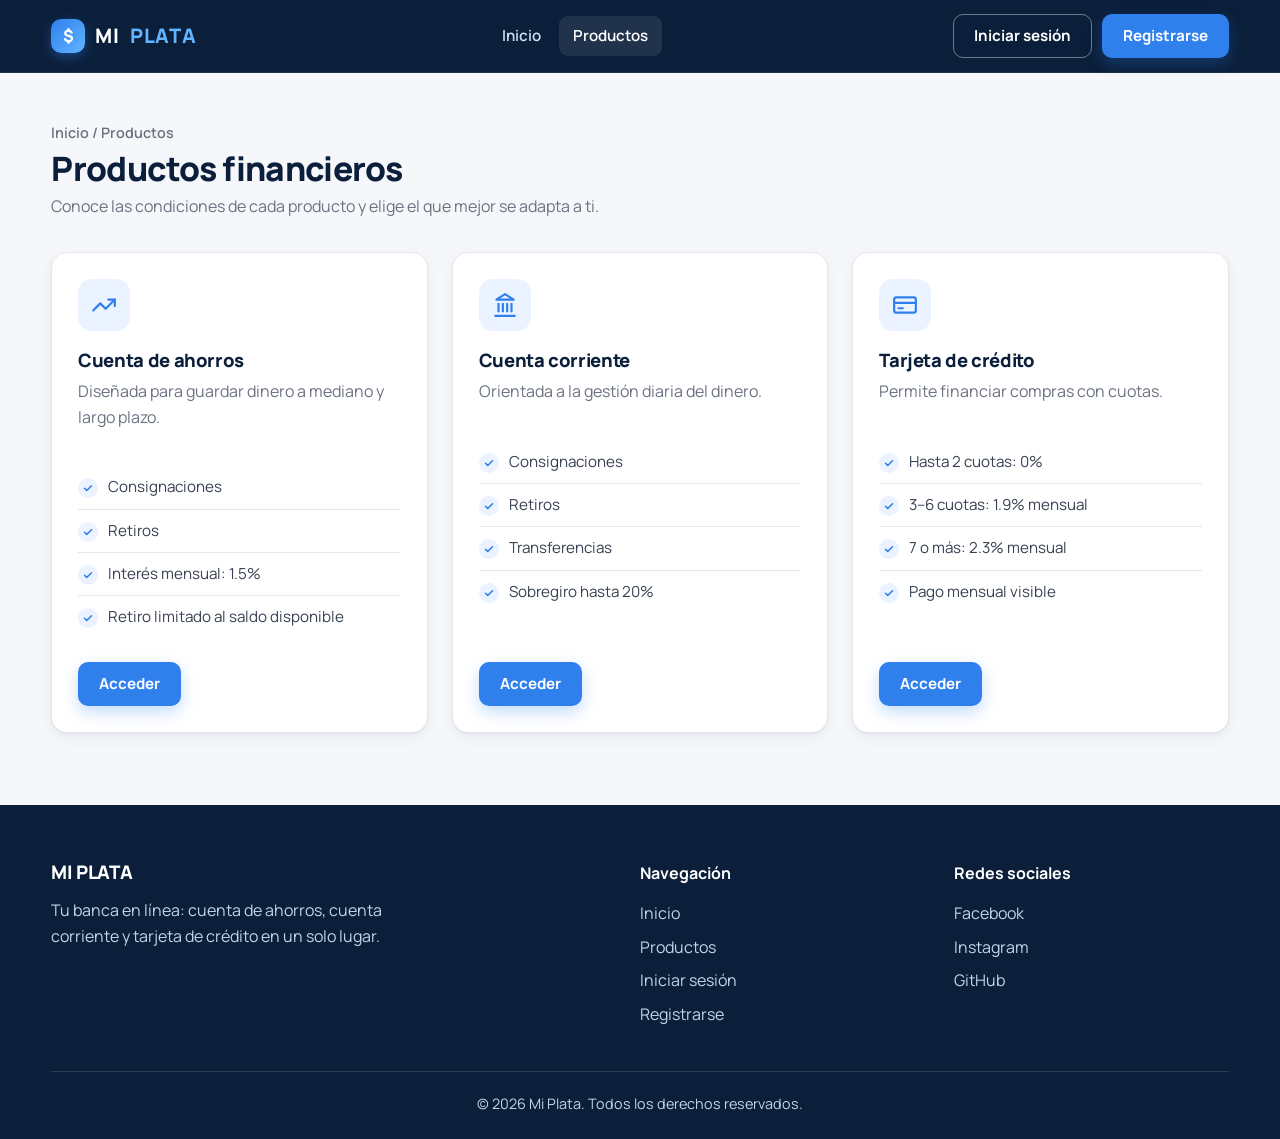
<file: pages/productos.html>
<!DOCTYPE html>
<html lang="es">

<head>
    <meta charset="UTF-8">
    <meta name="viewport" content="width=device-width, initial-scale=1.0">
    <title>Mi Plata | Productos</title>
    <link rel="preconnect" href="https://fonts.googleapis.com">
    <link rel="preconnect" href="https://fonts.gstatic.com" crossorigin>
    <link href="https://fonts.googleapis.com/css2?family=Manrope:wght@400;500;600;700;800&display=swap" rel="stylesheet">
    <link rel="stylesheet" href="../css/styles.css">
</head>

<body>
    <header class="site-header">
        <div class="container navbar">
            <a class="logo" href="index.html">MI <span>PLATA</span></a>
            <input class="menu-toggle" type="checkbox" id="menuToggle" aria-label="Abrir o cerrar el menú">

            <nav>
                <ul class="nav-links">
                    <li><a href="index.html">Inicio</a></li>
                    <li><a href="productos.html" aria-current="page">Productos</a></li>
                    <li class="menu-only"><a href="login.html">Iniciar sesión</a></li>
                </ul>
            </nav>

            <div class="nav-actions">
                <a class="btn btn-outline" href="login.html">Iniciar sesión</a>
                <a class="btn btn-primary" href="registro.html">Registrarse</a>
            </div>
            <label class="menu-button" for="menuToggle"><span class="sr-only">Menú</span></label>
        </div>
    </header>
    <main>
        <div class="container page-title">
            <div class="breadcrumb">Inicio / Productos</div>
            <h1>Productos financieros</h1>
            <p>Conoce las condiciones de cada producto y elige el que mejor se adapta a ti.</p>
        </div>
        <section class="section section-flush">
            <div class="container grid-3">
                <article class="card card-product" id="ahorros">
                    <div class="product-icon"><span class="icon icon-trend" aria-hidden="true"></span></div>
                    <h3>Cuenta de ahorros</h3>
                    <p>Diseñada para guardar dinero a mediano y largo plazo.</p>
                    <ul class="feature-list">
                        <li>Consignaciones</li>
                        <li>Retiros</li>
                        <li>Interés mensual: 1.5%</li>
                        <li>Retiro limitado al saldo disponible</li>
                    </ul>
                    <a class="btn btn-primary" href="login.html">Acceder</a>
                </article>
                <article class="card card-product" id="corriente">
                    <div class="product-icon"><span class="icon icon-bank" aria-hidden="true"></span></div>
                    <h3>Cuenta corriente</h3>
                    <p>Orientada a la gestión diaria del dinero.</p>
                    <ul class="feature-list">
                        <li>Consignaciones</li>
                        <li>Retiros</li>
                        <li>Transferencias</li>
                        <li>Sobregiro hasta 20%</li>
                    </ul>
                    <a class="btn btn-primary" href="login.html">Acceder</a>
                </article>
                <article class="card card-product" id="credito">
                    <div class="product-icon"><span class="icon icon-card" aria-hidden="true"></span></div>
                    <h3>Tarjeta de crédito</h3>
                    <p>Permite financiar compras con cuotas.</p>
                    <ul class="feature-list">
                        <li>Hasta 2 cuotas: 0%</li>
                        <li>3–6 cuotas: 1.9% mensual</li>
                        <li>7 o más: 2.3% mensual</li>
                        <li>Pago mensual visible</li>
                    </ul>
                    <a class="btn btn-primary" href="login.html">Acceder</a>
                </article>
            </div>
        </section>
    </main>
    <footer class="footer">
        <div class="container footer-grid">
            <div>
                <h3>MI PLATA</h3>
                <p>Tu banca en línea: cuenta de ahorros, cuenta corriente y tarjeta de crédito en un solo lugar.</p>
            </div>
            <div>
                <h4>Navegación</h4>
                <ul>
                    <li><a href="index.html">Inicio</a></li>
                    <li><a href="productos.html">Productos</a></li>
                    <li><a href="login.html">Iniciar sesión</a></li>
                    <li><a href="registro.html">Registrarse</a></li>
                </ul>
            </div>
            <div>
                <h4>Redes sociales</h4>
                <ul>
                    <li><a href="https://www.facebook.com/profile.php?id=100011143639321">Facebook</a></li>
                    <li><a href="https://www.instagram.com/nodrew_09/">Instagram</a></li>
                    <li><a href="https://github.com/andresfelipe-dev/CajeroWebMiPlata/tree/admin-javascript">GitHub</a></li>
                </ul>
            </div>
        </div>
        <div class="container footer-bottom">© 2026 Mi Plata. Todos los derechos reservados.</div>
    </footer>
</body>

</html>
</file>
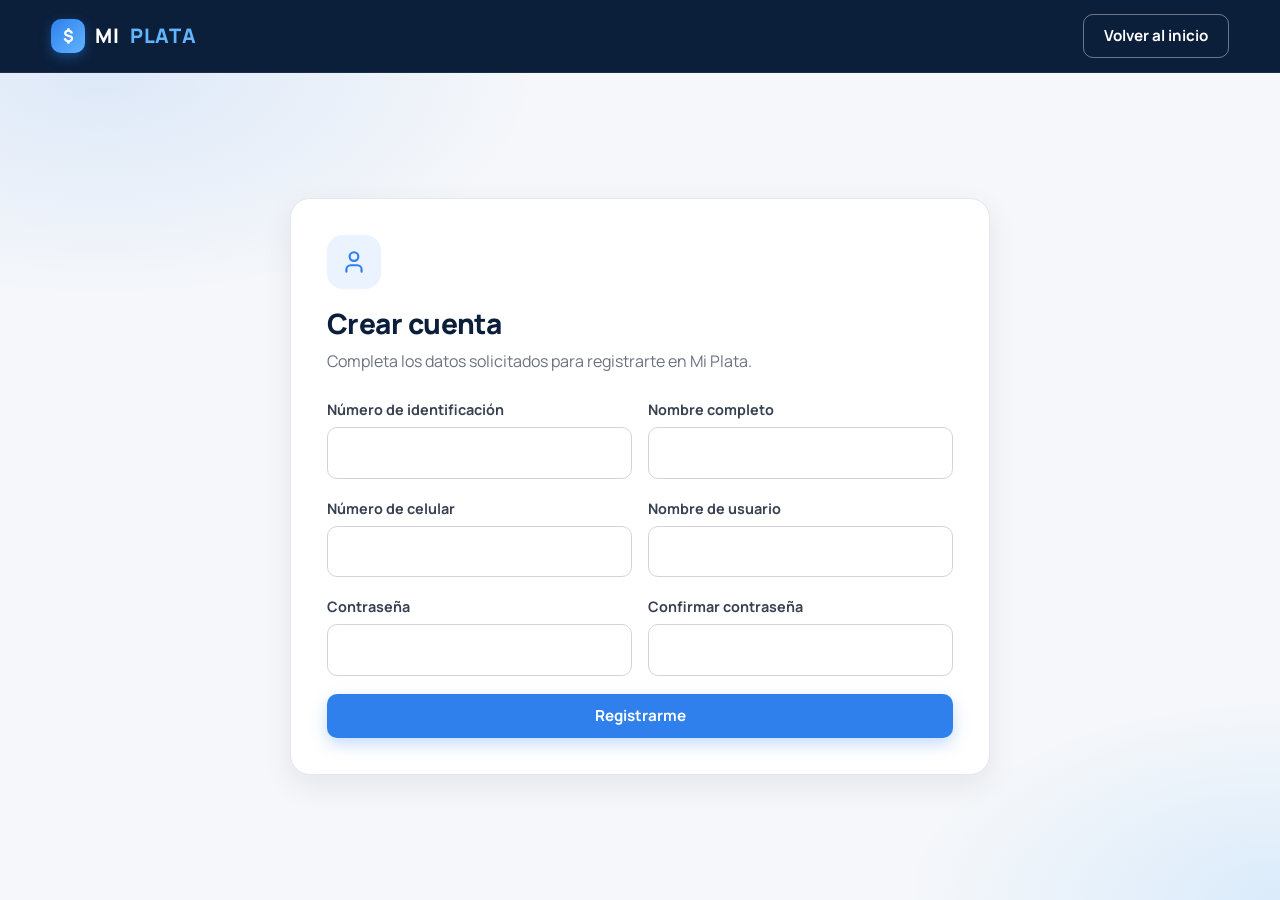
<file: pages/registro.html>
<!DOCTYPE html>
<html lang="es">

<head>
    <meta charset="UTF-8">
    <meta name="viewport" content="width=device-width, initial-scale=1.0">
    <title>Mi Plata | Registro</title>
    <link rel="preconnect" href="https://fonts.googleapis.com">
    <link rel="preconnect" href="https://fonts.gstatic.com" crossorigin>
    <link href="https://fonts.googleapis.com/css2?family=Manrope:wght@400;500;600;700;800&display=swap" rel="stylesheet">
    <link rel="stylesheet" href="../css/styles.css">
</head>

<body>
    <header class="site-header">
        <div class="container navbar">
            <a class="logo" href="index.html">MI <span>PLATA</span></a>
            <a class="btn btn-outline" href="index.html">Volver al inicio</a>
        </div>
    </header>
    <main class="auth-page">
        <section class="auth-card auth-card-wide">
            <div class="auth-icon"><span class="icon icon-user" aria-hidden="true"></span></div>
            <h1>Crear cuenta</h1>
            <p>Completa los datos solicitados para registrarte en Mi Plata.</p>
            <form id="formRegistro">
                <div class="form-grid">
                    <div class="form-group">
                        <label for="id">Número de identificación</label>
                        <input id="id" type="text" required>
                    </div>
                    <div class="form-group">
                        <label for="nombre">Nombre completo</label>
                        <input id="nombre" type="text" required>
                    </div>
                    <div class="form-group">
                        <label for="celular">Número de celular</label>
                        <input id="celular" type="tel" required>
                    </div>
                    <div class="form-group">
                        <label for="usuario">Nombre de usuario</label>
                        <input id="usuario" type="text" required>
                    </div>
                    <div class="form-group">
                        <label for="clave">Contraseña</label>
                        <input id="clave" type="password" required>
                    </div>
                    <div class="form-group">
                        <label for="confirmar">Confirmar contraseña</label>
                        <input id="confirmar" type="password" required>
                    </div>
                </div>
                <button class="btn btn-primary btn-full" type="submit">Registrarme</button>
            </form>
        </section>
    </main>
    <script type="module" src="../pages js/registro.js"></script>
</body>

</html>
</file>
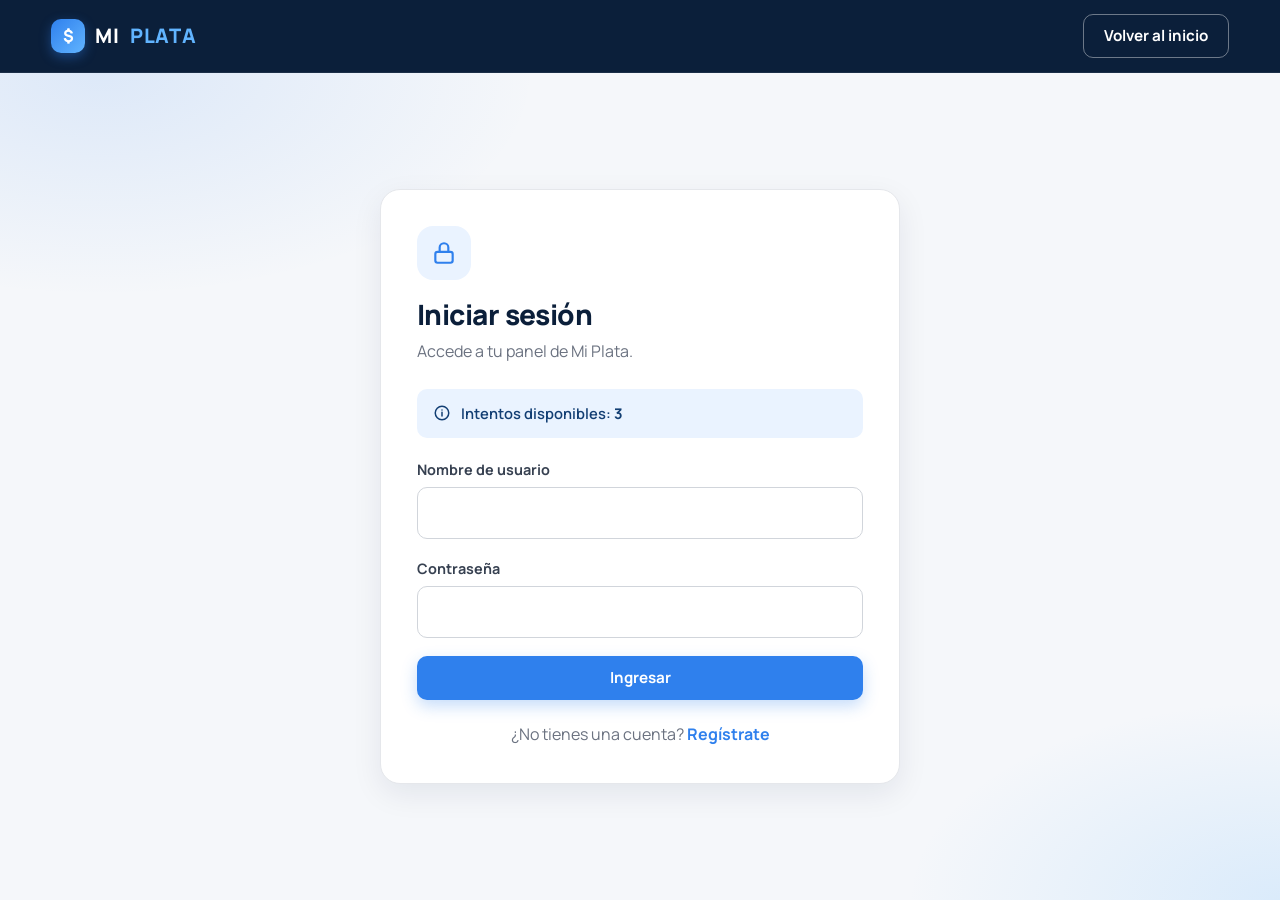
<file: pages/retirar.html>
<!DOCTYPE html>
<html lang="es">

<head>
    <meta charset="UTF-8">
    <meta name="viewport" content="width=device-width, initial-scale=1.0">
    <title>Mi Plata | Retirar</title>
    <link rel="preconnect" href="https://fonts.googleapis.com">
    <link rel="preconnect" href="https://fonts.gstatic.com" crossorigin>
    <link href="https://fonts.googleapis.com/css2?family=Manrope:wght@400;500;600;700;800&display=swap" rel="stylesheet">
    <link rel="stylesheet" href="../css/styles.css">
</head>

<body>
    <header class="site-header">
        <div class="container navbar">
            <a class="logo" href="dashboard.html">MI <span>PLATA</span></a>
            <a class="btn btn-outline" href="dashboard.html">Volver al panel</a>
        </div>
    </header>
    <main class="auth-page">
        <section class="auth-card">
            <div class="auth-icon"><span class="icon icon-minus" aria-hidden="true"></span></div>
            <h1>Retirar dinero</h1>
            <p>Selecciona una cuenta y el monto que deseas retirar.</p>
            <div class="notice">Las reglas de retiro dependen del tipo de cuenta.</div>
            <form id="formRetirar">
                <div class="form-group">
                    <label for="cuentaSeleccionada">Cuenta</label>
                    <select id="cuentaSeleccionada">
                        <option value="ahorros">Cuenta de ahorros</option>
                        <option value="corriente">Cuenta corriente</option>
                    </select>
                </div>

                <div class="form-group">
                    <label for="montoRetirar">Monto a retirar</label>
                    <input type="number" id="montoRetirar" min="100" step="100" placeholder="$ 0" required>
                </div>

                <button type="submit" class="btn btn-primary btn-full" id="btnRealizarRetiro">
                    Realizar retiro
                </button>
            </form>
        </section>
    </main>
    <script type="module" src="../pages js/retirar.js"></script>
</body>

</html>
</file>
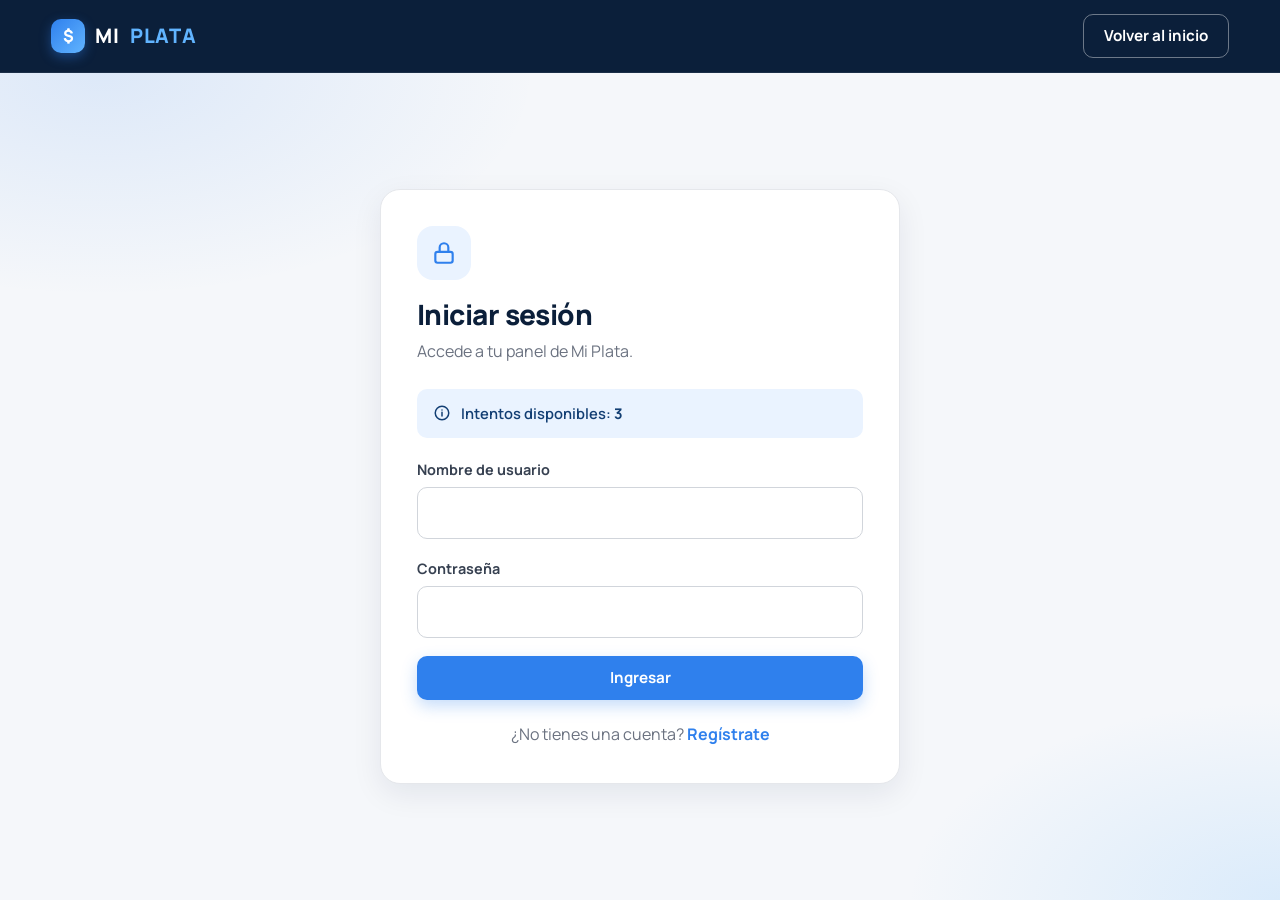
<file: pages/saldo.html>
<!DOCTYPE html>
<html lang="es">

<head>
    <meta charset="UTF-8">
    <meta name="viewport" content="width=device-width, initial-scale=1.0">
    <title>Mi Plata | Saldo</title>
    <link rel="preconnect" href="https://fonts.googleapis.com">
    <link rel="preconnect" href="https://fonts.gstatic.com" crossorigin>
    <link href="https://fonts.googleapis.com/css2?family=Manrope:wght@400;500;600;700;800&display=swap" rel="stylesheet">
    <link rel="stylesheet" href="../css/styles.css">
</head>

<body>
    <header class="site-header">
        <div class="container navbar">
            <a class="logo" href="dashboard.html">MI <span>PLATA</span></a>
            <a class="btn btn-outline" href="dashboard.html">Volver al panel</a>
        </div>
    </header>
    <main class="dashboard">
        <div class="container">
            <div class="page-title">
                <div class="breadcrumb">Panel / Saldo</div>
                <h1>Consulta de saldo</h1>
                <p>Selecciona una cuenta para ver su saldo disponible.</p>
            </div>

            <div class="account-grid two-column">

                <article class="card">
                    <h3>Seleccionar cuenta</h3>

                    <div class="form-group">
                        <label for="cuentaSeleccionada">Cuenta que deseas consultar</label>
                        <select id="cuentaSeleccionada">
                            <option value="">Selecciona una cuenta</option>
                            <option value="ahorros">Cuenta de ahorros</option>
                            <option value="corriente">Cuenta corriente</option>
                        </select>
                    </div>

                    <button type="button" id="btnConsultarSaldo" class="btn btn-primary btn-full">
                        Consultar saldo
                    </button>
                </article>

                <article class="balance-card" id="resultadoSaldo" hidden>
                    <div class="label" id="cuentaNombre"></div>
                    <div class="label" id="cuentaNumero"></div>
                    <div class="balance" id="saldoActual">$ 0</div>
                    <span>Saldo disponible</span>
                </article>

            </div>
        </div>
    </main>
    <script type="module" src="../pages js/saldo.js"></script>
</body>

</html>
</file>
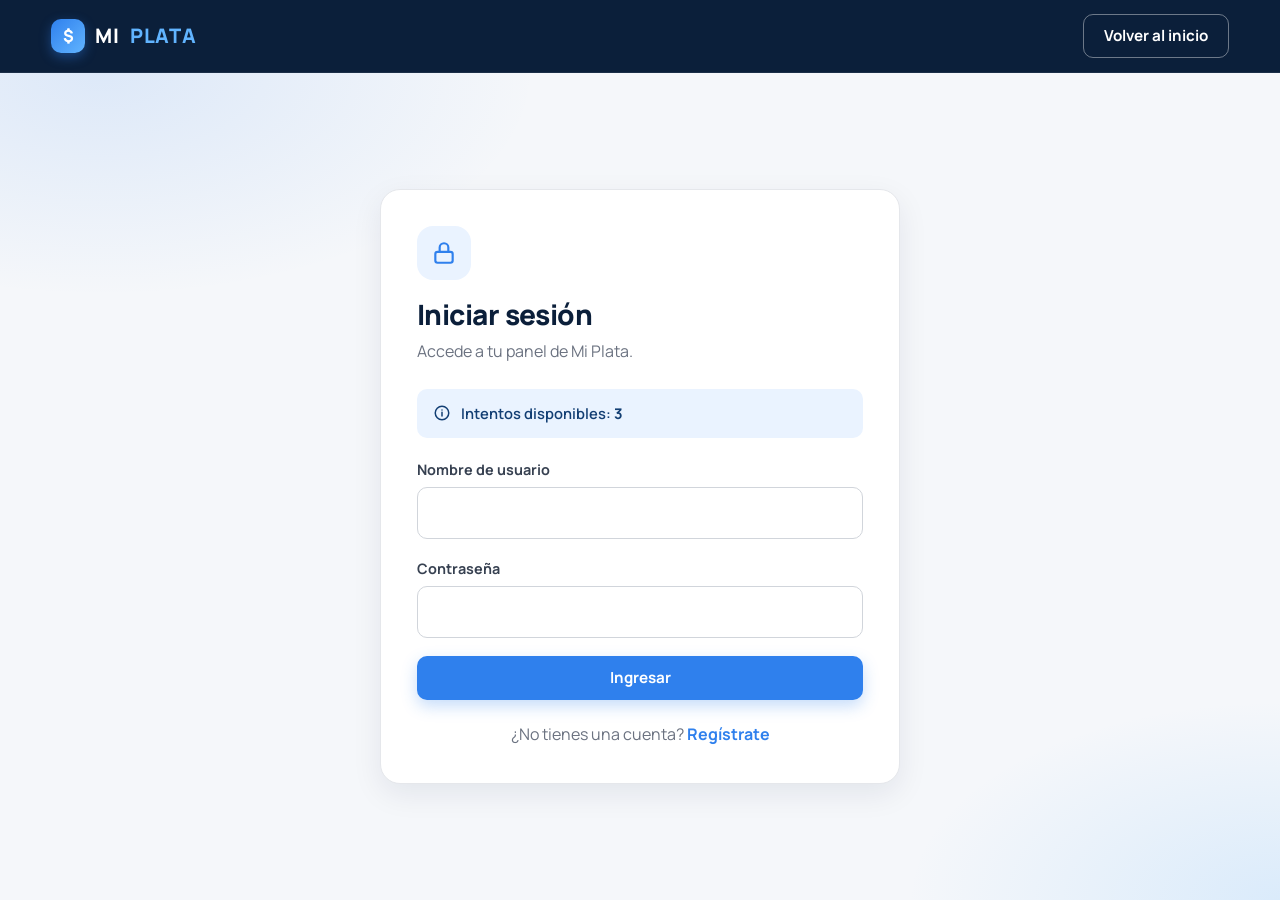
<file: pages/tarjeta.html>
<!DOCTYPE html>
<html lang="es">

<head>
    <meta charset="UTF-8">
    <meta name="viewport" content="width=device-width, initial-scale=1.0">
    <title>Mi Plata | Tarjeta</title>
    <link rel="preconnect" href="https://fonts.googleapis.com">
    <link rel="preconnect" href="https://fonts.gstatic.com" crossorigin>
    <link href="https://fonts.googleapis.com/css2?family=Manrope:wght@400;500;600;700;800&display=swap" rel="stylesheet">
    <link rel="stylesheet" href="../css/styles.css">
</head>

<body>
    <header class="site-header">
        <div class="container navbar">
            <a class="logo" href="dashboard.html">MI <span>PLATA</span></a>
            <a class="btn btn-outline" href="dashboard.html">Volver al panel</a>
        </div>
    </header>
    <main class="dashboard">
        <div class="container">
            <div class="page-title">
                <div class="breadcrumb">Panel / Tarjeta de crédito</div>
                <h1>Tarjeta de crédito</h1>
                <p>Consulta tu cupo y calcula el pago mensual de tus compras.</p>
            </div>
            <div class="two-column">
                <section class="card card-credit">
                    <div class="card-credit-top"><span>MI PLATA</span><span class="icon icon-card" aria-hidden="true"></span></div>
                    <div class="card-credit-chip"></div>
                    <h2 id="numeroTarjeta"></h2>
                    <div class="card-credit-footer"><span id="nombreUsuarioTarjeta"></span><span>VISA</span></div>
                </section>
                <section class="card">
                    <h3>Cupo disponible</h3>
                    <div class="balance" id="cupoDisponible"></div><p><strong>Deuda actual:</strong> <span id="deudaActual"></span></p>
                    <p>Gestiona una compra y consulta el pago mensual según el número de cuotas.</p>

                    <form id="formCompra">
                        <div class="form-group">
                            <label for="valorCompra">Valor de compra</label>
                            <input type="number" id="valorCompra" min="100" step="1" placeholder="Ej. 250000" required>
                        </div>

                        <div class="form-group">
                            <label for="numeroCuotas">Número de cuotas</label>
                            <select id="numeroCuotas" required>
                                <option value="1">1 cuota</option>
                                <option value="2">2 cuotas</option>
                                <option value="3">3 cuotas</option>
                                <option value="6">6 cuotas</option>
                                <option value="7">7 cuotas</option>
                                <option value="12">12 cuotas</option>
                            </select>
                        </div>

                        <button type="submit" class="btn btn-primary btn-full">
                            Calcular pago mensual
                        </button>
                    </form>

                    <div id="resultadoCompra" aria-live="polite"></div>
                </section>
            </div>

            <section class="card">
                <h3>Pagar tarjeta de crédito</h3>
                <p>Realiza un pago parcial o total desde una de tus cuentas.</p>
                <form id="formPagoTarjeta">
                    <div class="form-grid">
                        <div class="form-group"><label for="cuentaPagoTarjeta">Cuenta de origen</label>
                            <select id="cuentaPagoTarjeta" required><option value="ahorros">Ahorros</option><option value="corriente">Corriente</option></select>
                        </div>
                        <div class="form-group"><label for="montoPagoTarjeta">Valor del pago</label>
                            <input id="montoPagoTarjeta" type="number" min="100" step="1" required placeholder="Ej. 50000">
                        </div>
                    </div>
                    <button class="btn btn-primary" type="submit">Pagar tarjeta</button>
                </form>
            </section>
            <div class="card">
                <h3>Reglas de cuotas</h3>
                <ul class="feature-list">
                    <li>Hasta 2 cuotas: 0% mensual</li>
                    <li>3 a 6 cuotas: 1.9% mensual</li>
                    <li>7 o más cuotas: 2.3% mensual</li>
                </ul>
            </div>

            <div class="card">
                <h3>Historial de compras</h3>

                <div id="historialCompras">
                    <p>No tienes compras registradas.</p>
                </div>
            </div>

        </div>
    </main>
    <script type="module" src="../pages js/tarjeta.js"></script>
</body>

</html>
</file>
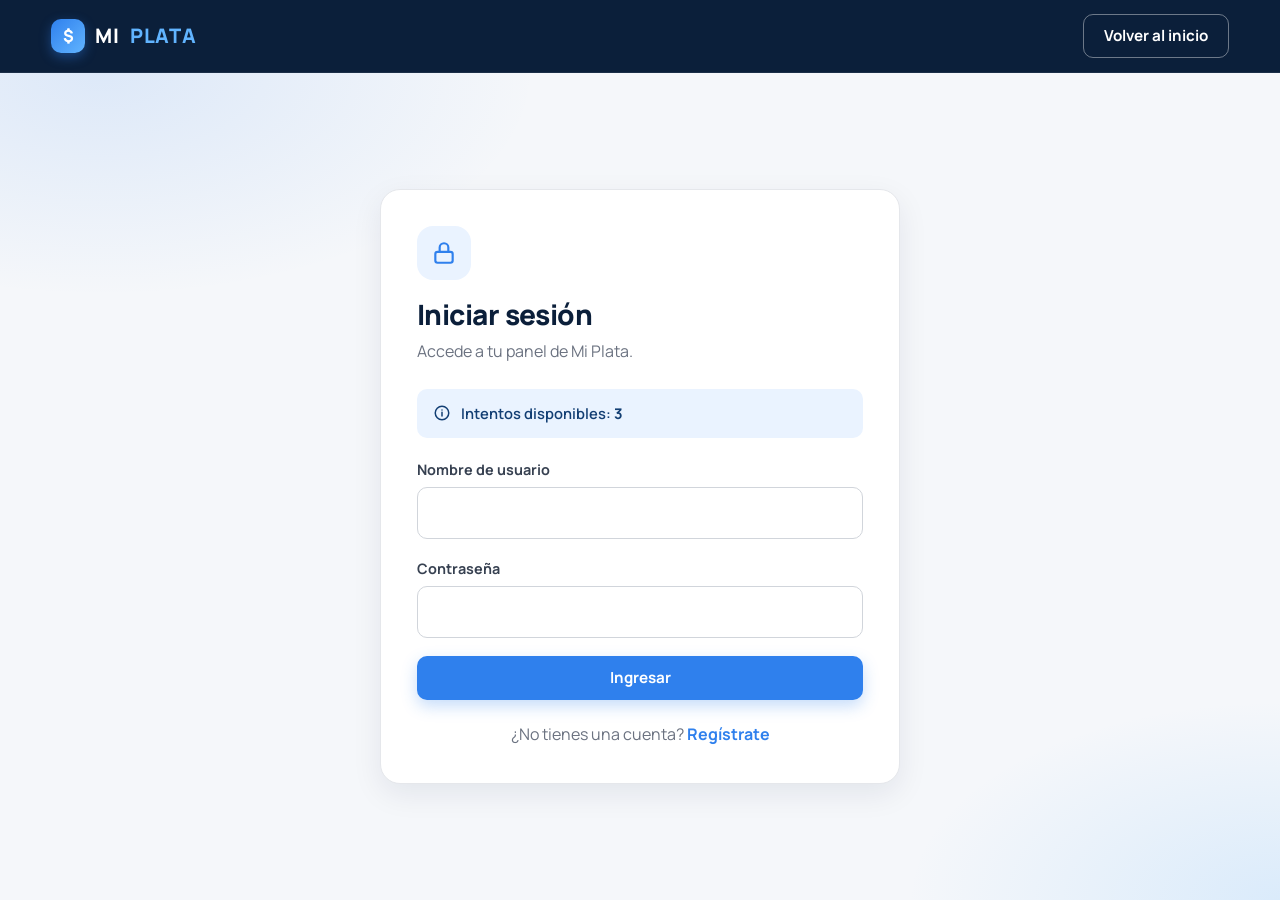
<file: pages/transferir.html>
<!DOCTYPE html>
<html lang="es">

<head>
    <meta charset="UTF-8">
    <meta name="viewport" content="width=device-width, initial-scale=1.0">
    <title>Mi Plata | Transferir</title>
    <link rel="preconnect" href="https://fonts.googleapis.com">
    <link rel="preconnect" href="https://fonts.gstatic.com" crossorigin>
    <link href="https://fonts.googleapis.com/css2?family=Manrope:wght@400;500;600;700;800&display=swap" rel="stylesheet">
    <link rel="stylesheet" href="../css/styles.css">
</head>

<body>
    <header class="site-header">
        <div class="container navbar">
            <a class="logo" href="dashboard.html">MI <span>PLATA</span></a>
            <a class="btn btn-outline" href="dashboard.html">Volver al panel</a>
        </div>
    </header>
    <main class="auth-page">
        <section class="auth-card auth-card-md">
            <div class="auth-icon"><span class="icon icon-transfer" aria-hidden="true"></span></div>
            <h1>Transferir dinero</h1>
            <p>Envía dinero entre productos distintos o a otra cuenta.</p>
            <form id="formTransferir">
                <div class="form-grid">
                    <div class="form-group">
                        <label for="cuentaOrigen">Cuenta origen</label>
                        <select id="cuentaOrigen" required>
                            <option value="ahorros">Ahorros</option>
                            <option value="corriente">Corriente</option>
                        </select>
                    </div>

                    <div class="form-group">
                        <label for="tipoDestino">Tipo de destino</label>
                        <select id="tipoDestino" required>
                            <option value="propio">Producto propio</option>
                            <option value="otroUsuario">Cuenta de otro usuario</option>
                        </select>
                    </div>
                </div>

                <div class="form-group">
                    <label for="cuentaDestino">Cuenta destino</label>
                    <input type="text" id="cuentaDestino" placeholder="Número de cuenta" required>
                </div>

                <div class="form-group">
                    <label for="montoTransferir">Monto</label>
                    <input type="number" id="montoTransferir" min="100" step="1" placeholder="$ 0" required>
                </div>

                <div class="notice">
                    No se permite transferir al mismo producto de origen.
                </div>

                <button type="submit" class="btn btn-primary btn-full" id="btnRealizarTransferencia">
                    Realizar transferencia
                </button>
            </form>
        </section>
    </main>
    <script type="module" src="../pages js/transferir.js"></script>
</body>

</html>
</file>
<file: css/styles.css>
/* ==========================================================
   Mi Plata · hoja de estilos
   Paleta original conservada (variables de :root).
   ========================================================== */

:root {
  --azul-oscuro: #0B1F3A;
  --azul: #123E73;
  --azul-claro: #2F80ED;
  --azul-suave: #EAF3FF;
  --blanco: #FFFFFF;
  --gris-100: #F5F7FA;
  --gris-200: #E5E7EB;
  --gris-500: #6B7280;
  --gris-700: #374151;
  --verde: #16A34A;
  --rojo: #DC2626;
  --amarillo: #D97706;
  --sombra: 0 10px 30px rgba(11, 31, 58, .08);
  --sombra-sm: 0 1px 2px rgba(11, 31, 58, .06), 0 6px 16px rgba(11, 31, 58, .05);
  --radio: 16px;
  --max: 1180px;

  /* Apoyos derivados de la paleta */
  --acento: #61B4FF;
  --borde: #D1D5DB;
  --fuente: "Manrope", system-ui, -apple-system, "Segoe UI", Roboto, Arial, sans-serif;
}

/* ---------- Base ---------- */
* {
  box-sizing: border-box;
  margin: 0;
  padding: 0
}

html {
  scroll-behavior: smooth
}

[hidden] {
  display: none !important
}

[id] {
  scroll-margin-top: 96px
}

body {
  min-height: 100vh;
  display: flex;
  flex-direction: column;
  font-family: var(--fuente);
  font-size: 1rem;
  line-height: 1.6;
  background: var(--gris-100);
  color: var(--gris-700);
  -webkit-font-smoothing: antialiased
}

body>main {
  flex: 1
}

h1,
h2,
h3 {
  color: var(--azul-oscuro);
  line-height: 1.2;
  letter-spacing: -.02em;
  font-weight: 800
}

a {
  text-decoration: none;
  color: inherit
}

button,
input,
select {
  font: inherit
}

ul {
  list-style: none
}

:focus-visible {
  outline: 3px solid rgba(47, 128, 237, .5);
  outline-offset: 2px
}

.sr-only {
  position: absolute;
  width: 1px;
  height: 1px;
  overflow: hidden;
  clip: rect(0 0 0 0);
  white-space: nowrap
}

.container {
  width: min(92%, var(--max));
  margin: auto
}

/* ---------- Íconos (máscaras definidas al final del archivo) ---------- */
.icon {
  display: inline-block;
  flex: none;
  width: 22px;
  height: 22px;
  background: currentColor;
  -webkit-mask: var(--i) center/contain no-repeat;
  mask: var(--i) center/contain no-repeat
}

/* ---------- Encabezado ---------- */
.site-header {
  background: var(--azul-oscuro);
  color: var(--blanco);
  position: sticky;
  top: 0;
  z-index: 20;
  border-bottom: 1px solid rgba(255, 255, 255, .07)
}

.navbar {
  min-height: 72px;
  display: flex;
  align-items: center;
  justify-content: space-between;
  gap: 24px
}

.logo {
  display: inline-flex;
  align-items: center;
  gap: 10px;
  font-size: 1.25rem;
  font-weight: 800;
  letter-spacing: .04em;
  color: #fff
}

.logo::before {
  content: "$";
  display: grid;
  place-items: center;
  width: 34px;
  height: 34px;
  border-radius: 10px;
  background: linear-gradient(135deg, var(--azul-claro), var(--acento));
  color: #fff;
  font-size: 1.05rem;
  letter-spacing: 0;
  box-shadow: 0 4px 12px rgba(47, 128, 237, .4)
}

.logo span {
  color: var(--acento)
}

.nav-links {
  display: flex;
  align-items: center;
  gap: 4px
}

.nav-links a {
  display: block;
  color: #CFE0F5;
  font-weight: 600;
  font-size: .95rem;
  padding: 8px 14px;
  border-radius: 9px;
  transition: background .15s, color .15s
}

.nav-links a:hover,
.nav-links a[aria-current="page"] {
  color: #fff;
  background: rgba(255, 255, 255, .09)
}

.nav-actions {
  display: flex;
  gap: 10px
}

.menu-toggle {
  position: absolute;
  opacity: 0;
  pointer-events: none
}

.menu-button,
.menu-only {
  display: none
}

/* ---------- Botones ---------- */
.btn {
  display: inline-flex;
  align-items: center;
  justify-content: center;
  gap: 8px;
  min-height: 44px;
  border: 1px solid transparent;
  border-radius: 10px;
  padding: 10px 20px;
  cursor: pointer;
  font-weight: 700;
  font-size: .95rem;
  line-height: 1.2;
  transition: background .15s, border-color .15s, box-shadow .15s, transform .15s
}

.btn-primary {
  background: var(--azul-claro);
  color: #fff;
  box-shadow: 0 6px 16px rgba(47, 128, 237, .28)
}

.btn-primary:hover {
  background: #2673DC;
  transform: translateY(-1px)
}

.btn-outline {
  background: transparent;
  color: #fff;
  border-color: rgba(255, 255, 255, .4)
}

.btn-outline:hover {
  background: rgba(255, 255, 255, .1);
  border-color: rgba(255, 255, 255, .7)
}

.btn-secondary {
  background: var(--azul-suave);
  color: var(--azul)
}

.btn-secondary:hover {
  background: #D9E9FD
}

.btn-danger {
  background: #FEE2E2;
  color: var(--rojo)
}

.btn-danger:hover {
  background: #FDCFCF
}

.btn-success {
  background: #DCFCE7;
  color: var(--verde)
}

.btn-full {
  width: 100%
}

/* ---------- Inicio: hero ---------- */
.hero {
  position: relative;
  overflow: hidden;
  color: #fff;
  padding: 88px 0 96px;
  background:
    radial-gradient(900px 420px at 88% -10%, rgba(97, 180, 255, .24), transparent 62%),
    linear-gradient(135deg, var(--azul-oscuro), var(--azul))
}

.hero-grid {
  display: grid;
  grid-template-columns: 1.1fr .9fr;
  gap: 56px;
  align-items: center
}

.hero h1 {
  color: #fff;
  font-size: clamp(2.3rem, 4.6vw, 3.8rem);
  line-height: 1.08;
  margin-bottom: 18px
}

.hero p {
  font-size: 1.125rem;
  color: #DCEBFA;
  max-width: 540px;
  margin-bottom: 30px
}

.hero-actions {
  display: flex;
  gap: 12px;
  flex-wrap: wrap
}

.hero-points {
  display: flex;
  gap: 12px 26px;
  flex-wrap: wrap;
  margin-top: 36px;
  color: #BFD5EC;
  font-size: .92rem;
  font-weight: 600
}

.hero-points li {
  display: flex;
  align-items: center;
  gap: 8px
}

.hero-points .icon {
  width: 18px;
  height: 18px;
  color: var(--acento)
}

/* Ilustración de tarjeta (reemplaza la tarjeta de datos anterior) */
.hero-card {
  position: relative;
  min-height: 390px;
  display: grid;
  place-items: center
}

.hero-card::before {
  content: "";
  position: absolute;
  top: 50%;
  left: 50%;
  width: min(100%, 380px);
  aspect-ratio: 1.586;
  border-radius: 22px;
  background: rgba(255, 255, 255, .07);
  border: 1px solid rgba(255, 255, 255, .16);
  transform: translate(calc(-50% + 26px), calc(-50% + 20px)) rotate(7deg)
}

.bank-card {
  position: relative;
  overflow: hidden;
  width: min(100%, 380px);
  aspect-ratio: 1.586;
  padding: 24px 28px;
  border-radius: 22px;
  display: flex;
  flex-direction: column;
  justify-content: space-between;
  color: #fff;
  background: linear-gradient(135deg, #1B5AAB 0%, var(--azul-claro) 58%, var(--acento) 125%);
  box-shadow: 0 30px 60px rgba(3, 12, 28, .45);
  transform: rotate(-5deg)
}

.bank-card::after {
  content: "";
  position: absolute;
  right: -70px;
  top: -70px;
  width: 230px;
  height: 230px;
  border-radius: 50%;
  background: rgba(255, 255, 255, .12)
}

.bank-card-top,
.bank-card-bottom {
  position: relative;
  z-index: 1;
  display: flex;
  justify-content: space-between;
  align-items: center;
  font-weight: 800;
  letter-spacing: .06em
}

.bank-card-chip,
.card-credit-chip {
  width: 46px;
  height: 34px;
  border-radius: 8px;
  background: linear-gradient(135deg, #F3D58B, #D9A93F);
  position: relative;
  z-index: 1
}

.bank-card-number {
  position: relative;
  z-index: 1;
  font-size: 1.2rem;
  font-weight: 600;
  letter-spacing: .14em
}

.float-chip {
  position: absolute;
  display: flex;
  align-items: center;
  gap: 12px;
  padding: 12px 16px;
  border-radius: 14px;
  background: #fff;
  color: var(--azul-oscuro);
  box-shadow: 0 18px 36px rgba(3, 12, 28, .3)
}

.float-chip-icon {
  display: grid;
  place-items: center;
  width: 38px;
  height: 38px;
  border-radius: 11px;
  background: var(--azul-suave);
  color: var(--azul-claro)
}

.float-chip small {
  display: block;
  font-size: .78rem;
  font-weight: 600;
  line-height: 1.2;
  color: var(--gris-500)
}

.float-chip strong {
  font-size: 1rem;
  line-height: 1.3
}

.float-chip-1 {
  left: 18px;
  bottom: -6px
}

.float-chip-2 {
  right: -6px;
  top: 18px
}

.stat {
  display: flex;
  justify-content: space-between;
  padding: 13px 0;
  border-bottom: 1px solid var(--gris-200)
}

.stat:last-child {
  border-bottom: 0
}

/* ---------- Secciones y tarjetas ---------- */
.section {
  padding: 72px 0
}

.section-flush {
  padding-top: 8px
}

.section-alt {
  background: #fff;
  border-block: 1px solid var(--gris-200)
}

.section-title {
  text-align: center;
  font-size: 2rem;
  margin-bottom: 10px
}

.section-subtitle {
  text-align: center;
  color: var(--gris-500);
  max-width: 640px;
  margin: 0 auto 40px
}

.section-title-left {
  text-align: left;
  font-size: 1.35rem;
  margin-bottom: 2px
}

.block-head {
  margin-bottom: 16px
}

.block-head p {
  color: var(--gris-500);
  font-size: .95rem
}

.grid-3 {
  display: grid;
  grid-template-columns: repeat(3, 1fr);
  gap: 24px
}

.grid-2 {
  display: grid;
  grid-template-columns: repeat(2, 1fr);
  gap: 24px
}

.card {
  background: #fff;
  border: 1px solid var(--gris-200);
  border-radius: var(--radio);
  padding: 26px;
  box-shadow: var(--sombra-sm)
}

.card h3 {
  font-size: 1.15rem;
  margin-bottom: 8px
}

.card h3+form,
.card h3+.form-group {
  margin-top: 18px
}

.card p {
  color: var(--gris-500)
}

.card p+form {
  margin-top: 20px
}

.card>.feature-list:last-child {
  margin-bottom: 0
}

.card-product {
  display: flex;
  flex-direction: column
}

.card-product .btn {
  margin-top: auto;
  align-self: flex-start
}

.card-product .feature-list {
  margin-bottom: 24px
}

.card-product p {
  margin-bottom: 20px
}

.product-icon {
  display: grid;
  place-items: center;
  flex: none;
  width: 52px;
  height: 52px;
  margin-bottom: 18px;
  border-radius: 14px;
  background: var(--azul-suave);
  color: var(--azul-claro)
}

.product-icon .icon {
  width: 26px;
  height: 26px
}

.feature-list {
  margin: 16px 0 22px
}

.feature-list li {
  position: relative;
  padding: 9px 0 9px 30px;
  border-bottom: 1px solid var(--gris-200);
  font-size: .95rem
}

.feature-list li:last-child {
  border: 0
}

.feature-list li::before {
  content: "";
  position: absolute;
  left: 0;
  top: 12px;
  width: 20px;
  height: 20px;
  border-radius: 50%;
  background: url("data:image/svg+xml,%3Csvg xmlns='http://www.w3.org/2000/svg' viewBox='0 0 24 24' fill='none' stroke='%232F80ED' stroke-width='3.2' stroke-linecap='round' stroke-linejoin='round'%3E%3Cpath d='M5 12.5l4.5 4.5L19 7.5'/%3E%3C/svg%3E") center/12px no-repeat, var(--azul-suave)
}

.cta-band {
  display: flex;
  align-items: center;
  justify-content: space-between;
  gap: 28px;
  padding: 42px 46px;
  border-radius: 22px;
  color: #fff;
  background:
    radial-gradient(520px 240px at 100% 0%, rgba(97, 180, 255, .25), transparent 65%),
    linear-gradient(135deg, var(--azul-oscuro), var(--azul))
}

.cta-band h2 {
  color: #fff;
  font-size: 1.7rem;
  margin-bottom: 6px
}

.cta-band p {
  color: #DCEBFA;
  max-width: 520px
}

/* ---------- Pie de página ---------- */
.footer {
  background: var(--azul-oscuro);
  color: #BFD5EC;
  padding: 56px 0 24px
}

.footer-grid {
  display: grid;
  grid-template-columns: 2fr 1fr 1fr;
  gap: 40px
}

.footer-grid p {
  max-width: 340px
}

.footer h3,
.footer h4 {
  color: #fff;
  margin-bottom: 14px
}

.footer li {
  margin: 8px 0
}

.footer a:hover {
  color: var(--acento)
}

.footer-bottom {
  border-top: 1px solid rgba(255, 255, 255, .12);
  margin-top: 36px;
  padding-top: 20px;
  text-align: center;
  font-size: .9rem
}

/* ---------- Acceso y formularios ---------- */
.auth-page {
  flex: 1;
  display: grid;
  place-items: center;
  padding: 48px 16px;
  background:
    radial-gradient(700px 360px at 8% 0%, rgba(47, 128, 237, .12), transparent 62%),
    radial-gradient(600px 320px at 100% 100%, rgba(97, 180, 255, .18), transparent 62%),
    var(--gris-100)
}

.auth-card {
  width: min(100%, 520px);
  background: #fff;
  border: 1px solid var(--gris-200);
  border-radius: 20px;
  padding: 36px;
  box-shadow: var(--sombra)
}

.auth-card-md {
  width: min(100%, 650px)
}

.auth-card-wide {
  width: min(100%, 700px)
}

.auth-icon {
  display: grid;
  place-items: center;
  width: 54px;
  height: 54px;
  margin-bottom: 18px;
  border-radius: 16px;
  background: var(--azul-suave);
  color: var(--azul-claro)
}

.auth-icon .icon {
  width: 26px;
  height: 26px
}

.auth-card h1 {
  font-size: 1.75rem;
  margin-bottom: 8px
}

.auth-card>p {
  color: var(--gris-500);
  margin-bottom: 24px
}

.auth-card>p.auth-alt {
  margin: 22px 0 0;
  text-align: center
}

.auth-alt a {
  color: var(--azul-claro);
  font-weight: 700
}

.auth-alt a:hover {
  text-decoration: underline
}

label {
  display: block;
  margin-bottom: 6px;
  font-size: .9rem;
  font-weight: 700;
  color: var(--gris-700)
}

.form-group {
  margin-bottom: 18px
}

.form-group input,
.form-group select {
  width: 100%;
  min-height: 48px;
  padding: 12px 14px;
  border: 1px solid var(--borde);
  border-radius: 10px;
  outline: none;
  background: #fff;
  color: var(--gris-700);
  transition: border-color .15s, box-shadow .15s
}

.form-group input::placeholder {
  color: #9CA3AF
}

.form-group input:hover,
.form-group select:hover {
  border-color: #9CA3AF
}

.form-group input:focus,
.form-group select:focus {
  border-color: var(--azul-claro);
  box-shadow: 0 0 0 4px rgba(47, 128, 237, .14)
}

.form-group select {
  -webkit-appearance: none;
  appearance: none;
  padding-right: 44px;
  cursor: pointer;
  background: #fff url("data:image/svg+xml,%3Csvg xmlns='http://www.w3.org/2000/svg' viewBox='0 0 24 24' fill='none' stroke='%236B7280' stroke-width='2.4' stroke-linecap='round' stroke-linejoin='round'%3E%3Cpath d='M6 9l6 6 6-6'/%3E%3C/svg%3E") right 14px center/16px no-repeat
}

.form-grid {
  display: grid;
  grid-template-columns: 1fr 1fr;
  column-gap: 16px
}

.form-actions {
  display: flex;
  flex-wrap: wrap;
  gap: 10px;
  margin-top: 6px
}

.notice {
  position: relative;
  padding: 13px 16px 13px 44px;
  border-radius: 10px;
  margin-bottom: 20px;
  background: var(--azul-suave);
  color: var(--azul);
  font-size: .92rem;
  font-weight: 600
}

.notice::before {
  content: "";
  position: absolute;
  left: 16px;
  top: 15px;
  width: 18px;
  height: 18px;
  background: currentColor;
  -webkit-mask: var(--i-info) center/contain no-repeat;
  mask: var(--i-info) center/contain no-repeat
}

.info-box {
  background: var(--azul-suave);
  border-left: 4px solid var(--azul-claro);
  padding: 18px 20px;
  border-radius: 10px
}

/* ---------- Panel e internas ---------- */
.dashboard {
  padding: 40px 0 64px
}

.dashboard .container {
  display: flex;
  flex-direction: column;
  gap: 28px
}

.dashboard-head {
  display: flex;
  justify-content: space-between;
  align-items: center;
  gap: 20px
}

.dashboard-head h1 {
  font-size: 2rem
}

.dashboard-head p {
  margin-top: 4px;
  color: var(--gris-500)
}

.breadcrumb {
  margin-bottom: 4px;
  color: var(--gris-500);
  font-size: .9rem;
  font-weight: 600
}

.page-title {
  padding: 48px 0 24px
}

.dashboard .page-title {
  padding: 0
}

.page-title h1 {
  font-size: 2.1rem
}

.page-title p {
  max-width: 620px;
  margin-top: 6px;
  color: var(--gris-500)
}

.welcome-banner {
  position: relative;
  overflow: hidden;
  padding: 34px 36px;
  border-radius: 22px;
  color: #fff;
  background:
    radial-gradient(520px 240px at 96% 0%, rgba(97, 180, 255, .3), transparent 65%),
    linear-gradient(135deg, var(--azul-oscuro), var(--azul))
}

.welcome-banner .breadcrumb {
  color: #BFD5EC
}

.welcome-banner h1 {
  color: #fff
}

.welcome-banner p {
  max-width: 520px;
  margin-top: 8px;
  color: #DCEBFA
}

.welcome-banner .btn-secondary {
  background: rgba(255, 255, 255, .12);
  border-color: rgba(255, 255, 255, .28);
  color: #fff
}

.welcome-banner .btn-secondary:hover {
  background: rgba(255, 255, 255, .2)
}

.balance-card {
  position: relative;
  overflow: hidden;
  display: flex;
  flex-direction: column;
  justify-content: center;
  padding: 30px;
  border-radius: 20px;
  color: #fff;
  background:
    radial-gradient(400px 200px at 100% 0%, rgba(97, 180, 255, .26), transparent 65%),
    linear-gradient(135deg, var(--azul-oscuro), var(--azul))
}

.balance-card .label {
  color: #BFD5EC
}

#cuentaNumero {
  font-weight: 700
}

.balance {
  margin: 6px 0 16px;
  font-size: 2.4rem;
  font-weight: 800;
  letter-spacing: -.02em;
  font-variant-numeric: tabular-nums
}

.card .balance {
  margin: 4px 0 12px;
  color: var(--azul-oscuro)
}

.account-grid {
  display: grid;
  grid-template-columns: repeat(3, 1fr);
  gap: 20px
}

.account-grid.two-column {
  grid-template-columns: 1fr 1fr
}

.account-card {
  display: flex;
  flex-direction: column;
  padding: 24px;
  border-radius: var(--radio);
  background: #fff;
  border: 1px solid var(--gris-200);
  box-shadow: var(--sombra-sm)
}

.account-card .type {
  display: flex;
  align-items: center;
  gap: 12px;
  font-weight: 700;
  color: var(--azul-oscuro)
}

.account-card .type .product-icon {
  width: 42px;
  height: 42px;
  margin: 0;
  border-radius: 12px
}

.account-card .type .product-icon .icon {
  width: 22px;
  height: 22px
}

.account-card .amount {
  margin: 20px 0 2px;
  font-size: 1.7rem;
  font-weight: 800;
  letter-spacing: -.02em;
  color: var(--azul-oscuro)
}

.account-card .amount-note {
  color: var(--gris-500);
  font-size: .9rem
}

.account-card .feature-list {
  margin: 12px 0 22px
}

.account-card .btn {
  margin-top: auto
}

.actions-grid {
  display: grid;
  grid-template-columns: repeat(3, 1fr);
  gap: 16px
}

.action-card {
  display: flex;
  align-items: center;
  gap: 16px;
  padding: 18px 20px;
  border-radius: 14px;
  background: #fff;
  border: 1px solid var(--gris-200);
  box-shadow: var(--sombra-sm);
  color: var(--azul-oscuro);
  transition: border-color .15s, box-shadow .15s, transform .15s
}

.action-card:hover {
  border-color: var(--azul-claro);
  box-shadow: var(--sombra);
  transform: translateY(-2px)
}

.action-card .product-icon {
  margin: 0
}

.action-card strong {
  display: block;
  line-height: 1.3
}

.action-card small {
  display: block;
  margin-top: 2px;
  color: var(--gris-500);
  font-size: .86rem;
  line-height: 1.4
}

.action-card::after {
  content: "";
  flex: none;
  width: 18px;
  height: 18px;
  margin-left: auto;
  background: var(--gris-500);
  -webkit-mask: var(--i-chevron) center/contain no-repeat;
  mask: var(--i-chevron) center/contain no-repeat
}

.two-column {
  display: grid;
  grid-template-columns: 1fr 1fr;
  gap: 24px
}

/* Tarjeta de crédito (página tarjeta) */
.card-credit {
  display: flex;
  flex-direction: column;
  justify-content: space-between;
  gap: 18px;
  min-height: 240px;
  border: 0;
  color: #fff;
  background:
    radial-gradient(360px 200px at 100% 0%, rgba(97, 180, 255, .32), transparent 65%),
    linear-gradient(135deg, var(--azul-oscuro), var(--azul))
}

.card-credit-top,
.card-credit-footer {
  display: flex;
  justify-content: space-between;
  align-items: center;
  font-weight: 800;
  letter-spacing: .06em
}

.card-credit h2 {
  color: #fff;
  font-size: 1.5rem;
  font-weight: 600;
  letter-spacing: .12em;
  min-height: 1.8rem
}

#resultadoCompra:not(:empty) {
  margin-top: 18px;
  padding: 14px 16px;
  border-left: 4px solid var(--azul-claro);
  border-radius: 10px;
  background: var(--azul-suave);
  color: var(--azul);
  font-size: .95rem;
  font-weight: 600;
  white-space: pre-line
}

#historialCompras {
  margin-top: 14px;
  overflow-x: auto;
  color: var(--gris-500)
}

#historialCompras table {
  min-width: 560px
}

/* ---------- Tablas ---------- */
.table-wrap {
  overflow: auto;
  background: #fff;
  border-radius: 14px;
  border: 1px solid var(--gris-200);
  box-shadow: var(--sombra-sm)
}

table {
  width: 100%;
  border-collapse: collapse;
  min-width: 620px
}

th,
td {
  text-align: left;
  padding: 14px 18px;
  border-bottom: 1px solid var(--gris-200);
  font-size: .95rem
}

th {
  background: var(--azul-suave);
  color: var(--azul-oscuro);
  font-size: .86rem;
  font-weight: 700;
  white-space: nowrap
}

td {
  font-variant-numeric: tabular-nums
}

tbody tr:hover {
  background: #FAFCFF
}

tbody tr:last-child td {
  border-bottom: 0
}

td .btn {
  min-height: 36px;
  padding: 7px 14px;
  font-size: .85rem
}

td .btn+.btn {
  margin-left: 8px
}

.tabla-numerica th:last-child,
.tabla-numerica td:last-child {
  text-align: right
}

#listaMovimientos:empty::after {
  content: "Aún no tienes movimientos. Cuando consignes, retires o transfieras, aparecerán aquí.";
  display: block;
  padding: 40px 18px;
  text-align: center;
  white-space: normal;
  color: var(--gris-500)
}


/* Estilo general de las etiquetas */
.etiqueta-movimiento {
    display: inline-block;
    padding: 5px 10px;
    border-radius: 20px;
    font-size: 12px;
    font-weight: 600;
}

/* Consignaciones y transferencias recibidas */
.movimiento-ingreso {
    background-color: #e8f5e9;
    color: #1b5e20;
}

/* Retiros y transferencias enviadas */
.movimiento-salida {
    background-color: #ffebee;
    color: #b71c1c;
}

/* Intereses de ahorros */
.movimiento-interes {
    background-color: #e3f2fd;
    color: #0d47a1;
}

/* Pagos de tarjeta */
.movimiento-tarjeta {
    background-color: #f3e5f5;
    color: #6a1b9a;
}


.badge {
  display: inline-block;
  padding: 4px 10px;
  border-radius: 99px;
  font-size: .8rem;
  font-weight: 700;
  white-space: nowrap
}

.badge-success {
  background: #DCFCE7;
  color: color-mix(in srgb, var(--verde) 78%, #000)
}

.badge-danger {
  background: #FEE2E2;
  color: color-mix(in srgb, var(--rojo) 85%, #000)
}

.badge-warning {
  background: #FEF3C7;
  color: color-mix(in srgb, var(--amarillo) 78%, #000)
}

.badge-notification {
  background-color: #CDE3FF;
  color: var(--azul)
}

/* ---------- Adaptación a pantallas ---------- */
@media (max-width: 900px) {
  .hero {
    padding: 64px 0 72px
  }

  .hero-grid {
    grid-template-columns: 1fr;
    gap: 40px
  }

  .hero-card {
    min-height: 320px
  }

  .grid-3,
  .account-grid {
    grid-template-columns: 1fr 1fr
  }

  .actions-grid {
    grid-template-columns: 1fr 1fr
  }

  .footer-grid {
    grid-template-columns: 1fr 1fr
  }

  .cta-band {
    flex-direction: column;
    align-items: flex-start
  }

  .navbar {
    gap: 0
  }

  .nav-actions {
    margin-left: auto
  }

  .menu-button {
    display: block;
    order: 3;
    flex: none;
    margin-left: 12px;
    width: 44px;
    height: 44px;
    border: 1px solid rgba(255, 255, 255, .3);
    border-radius: 10px;
    cursor: pointer;
    background:
      linear-gradient(#fff, #fff) center calc(50% - 6px) / 18px 2px no-repeat,
      linear-gradient(#fff, #fff) center / 18px 2px no-repeat,
      linear-gradient(#fff, #fff) center calc(50% + 6px) / 18px 2px no-repeat
  }

  .menu-toggle:focus-visible~.menu-button {
    outline: 3px solid rgba(47, 128, 237, .6);
    outline-offset: 2px
  }

  .nav-links {
    display: none;
    position: absolute;
    top: 100%;
    left: 0;
    right: 0;
    flex-direction: column;
    align-items: stretch;
    gap: 2px;
    padding: 12px 4% 18px;
    background: var(--azul-oscuro);
    border-bottom: 1px solid rgba(255, 255, 255, .08)
  }

  .menu-toggle:checked~nav .nav-links {
    display: flex
  }

  .nav-links a {
    padding: 12px 14px
  }
}

@media (max-width: 640px) {
  .hero {
    padding: 52px 0 60px
  }

  .hero h1 {
    font-size: 2.3rem
  }

  .hero-card {
    min-height: 330px
  }

  .hero-card::before,
  .bank-card {
    width: 80%
  }

  .bank-card {
    padding: 18px 20px
  }

  .bank-card-number {
    font-size: .88rem;
    letter-spacing: .08em;
    white-space: nowrap
  }

  .bank-card-top,
  .bank-card-bottom {
    font-size: .85rem
  }

  .float-chip {
    padding: 9px 12px
  }

  .float-chip-1 {
    left: 0;
    bottom: -4px
  }

  .float-chip-2 {
    right: 0;
    top: 0
  }

  .card-credit h2 {
    font-size: 1.2rem
  }

  .section {
    padding: 52px 0
  }

  .grid-3,
  .grid-2,
  .account-grid,
  .account-grid.two-column,
  .actions-grid,
  .two-column,
  .form-grid,
  .footer-grid {
    grid-template-columns: 1fr
  }

  .navbar {
    min-height: 64px
  }

  .logo {
    font-size: 1.1rem;
    gap: 8px
  }

  .logo::before {
    width: 30px;
    height: 30px
  }

  .nav-actions .btn {
    min-height: 40px;
    padding: 8px 14px;
    font-size: .9rem
  }

  .navbar nav~.nav-actions .btn-outline {
    display: none
  }

  .menu-only {
    display: list-item
  }

  .dashboard {
    padding: 28px 0 48px
  }

  .dashboard-head {
    flex-direction: column;
    align-items: flex-start
  }

  .welcome-banner,
  .cta-band {
    padding: 26px 22px
  }

  .auth-card {
    padding: 26px 22px
  }

  .page-title h1,
  .dashboard-head h1 {
    font-size: 1.7rem
  }

  .balance {
    font-size: 2rem
  }
}

@media (max-width: 360px) {
  .logo {
    font-size: 1rem
  }

  .nav-actions .btn {
    padding: 8px 10px;
    font-size: .85rem
  }

  .menu-button {
    margin-left: 8px
  }
}

@media (prefers-reduced-motion: reduce) {

  *,
  *::before,
  *::after {
    transition: none !important;
    scroll-behavior: auto !important
  }
}

/* ---------- Íconos ---------- */
:root {
  --i-info: url("data:image/svg+xml,%3Csvg xmlns='http://www.w3.org/2000/svg' viewBox='0 0 24 24' fill='none' stroke='black' stroke-width='2' stroke-linecap='round' stroke-linejoin='round'%3E%3Ccircle cx='12' cy='12' r='9'/%3E%3Cpath d='M12 11v5M12 8h.01'/%3E%3C/svg%3E");
  --i-chevron: url("data:image/svg+xml,%3Csvg xmlns='http://www.w3.org/2000/svg' viewBox='0 0 24 24' fill='none' stroke='black' stroke-width='2' stroke-linecap='round' stroke-linejoin='round'%3E%3Cpath d='M9 6l6 6-6 6'/%3E%3C/svg%3E");
}

.icon-wallet {
  --i: url("data:image/svg+xml,%3Csvg xmlns='http://www.w3.org/2000/svg' viewBox='0 0 24 24' fill='none' stroke='black' stroke-width='2' stroke-linecap='round' stroke-linejoin='round'%3E%3Cpath d='M3 7a2 2 0 0 1 2-2h13v3'/%3E%3Cpath d='M3 7v11a2 2 0 0 0 2 2h14a1 1 0 0 0 1-1v-3'/%3E%3Cpath d='M21 12h-4a2 2 0 0 0 0 4h4z'/%3E%3C/svg%3E")
}

.icon-plus {
  --i: url("data:image/svg+xml,%3Csvg xmlns='http://www.w3.org/2000/svg' viewBox='0 0 24 24' fill='none' stroke='black' stroke-width='2' stroke-linecap='round' stroke-linejoin='round'%3E%3Cpath d='M12 5v14M5 12h14'/%3E%3C/svg%3E")
}

.icon-minus {
  --i: url("data:image/svg+xml,%3Csvg xmlns='http://www.w3.org/2000/svg' viewBox='0 0 24 24' fill='none' stroke='black' stroke-width='2' stroke-linecap='round' stroke-linejoin='round'%3E%3Cpath d='M5 12h14'/%3E%3C/svg%3E")
}

.icon-transfer {
  --i: url("data:image/svg+xml,%3Csvg xmlns='http://www.w3.org/2000/svg' viewBox='0 0 24 24' fill='none' stroke='black' stroke-width='2' stroke-linecap='round' stroke-linejoin='round'%3E%3Cpath d='M8 3L4 7l4 4M4 7h16M16 21l4-4-4-4M20 17H4'/%3E%3C/svg%3E")
}

.icon-list {
  --i: url("data:image/svg+xml,%3Csvg xmlns='http://www.w3.org/2000/svg' viewBox='0 0 24 24' fill='none' stroke='black' stroke-width='2' stroke-linecap='round' stroke-linejoin='round'%3E%3Cpath d='M8 6h13M8 12h13M8 18h13M3 6h.01M3 12h.01M3 18h.01'/%3E%3C/svg%3E")
}

.icon-card {
  --i: url("data:image/svg+xml,%3Csvg xmlns='http://www.w3.org/2000/svg' viewBox='0 0 24 24' fill='none' stroke='black' stroke-width='2' stroke-linecap='round' stroke-linejoin='round'%3E%3Crect x='2' y='5' width='20' height='14' rx='2'/%3E%3Cpath d='M2 10h20M6 15h4'/%3E%3C/svg%3E")
}

.icon-user {
  --i: url("data:image/svg+xml,%3Csvg xmlns='http://www.w3.org/2000/svg' viewBox='0 0 24 24' fill='none' stroke='black' stroke-width='2' stroke-linecap='round' stroke-linejoin='round'%3E%3Cpath d='M19 21v-2a4 4 0 0 0-4-4H9a4 4 0 0 0-4 4v2'/%3E%3Ccircle cx='12' cy='7' r='4'/%3E%3C/svg%3E")
}

.icon-trend {
  --i: url("data:image/svg+xml,%3Csvg xmlns='http://www.w3.org/2000/svg' viewBox='0 0 24 24' fill='none' stroke='black' stroke-width='2' stroke-linecap='round' stroke-linejoin='round'%3E%3Cpath d='M22 7l-8.5 8.5-5-5L2 17'/%3E%3Cpath d='M16 7h6v6'/%3E%3C/svg%3E")
}

.icon-bank {
  --i: url("data:image/svg+xml,%3Csvg xmlns='http://www.w3.org/2000/svg' viewBox='0 0 24 24' fill='none' stroke='black' stroke-width='2' stroke-linecap='round' stroke-linejoin='round'%3E%3Cpath d='M3 22h18'/%3E%3Cpath d='M6 18v-7M10 18v-7M14 18v-7M18 18v-7'/%3E%3Cpath d='M12 2l8 5H4z'/%3E%3C/svg%3E")
}

.icon-shield {
  --i: url("data:image/svg+xml,%3Csvg xmlns='http://www.w3.org/2000/svg' viewBox='0 0 24 24' fill='none' stroke='black' stroke-width='2' stroke-linecap='round' stroke-linejoin='round'%3E%3Cpath d='M12 3l8 3v6c0 4.8-3.3 7.8-8 9-4.7-1.2-8-4.2-8-9V6z'/%3E%3Cpath d='M9 12l2 2 4-4'/%3E%3C/svg%3E")
}

.icon-lock {
  --i: url("data:image/svg+xml,%3Csvg xmlns='http://www.w3.org/2000/svg' viewBox='0 0 24 24' fill='none' stroke='black' stroke-width='2' stroke-linecap='round' stroke-linejoin='round'%3E%3Crect x='4' y='11' width='16' height='10' rx='2'/%3E%3Cpath d='M8 11V7a4 4 0 0 1 8 0v4'/%3E%3C/svg%3E")
}

.icon-phone {
  --i: url("data:image/svg+xml,%3Csvg xmlns='http://www.w3.org/2000/svg' viewBox='0 0 24 24' fill='none' stroke='black' stroke-width='2' stroke-linecap='round' stroke-linejoin='round'%3E%3Crect x='7' y='2' width='10' height='20' rx='2'/%3E%3Cpath d='M11 18h2'/%3E%3C/svg%3E")
}

.icon-layers {
  --i: url("data:image/svg+xml,%3Csvg xmlns='http://www.w3.org/2000/svg' viewBox='0 0 24 24' fill='none' stroke='black' stroke-width='2' stroke-linecap='round' stroke-linejoin='round'%3E%3Cpath d='M12 3L3 8l9 5 9-5z'/%3E%3Cpath d='M3 13l9 5 9-5'/%3E%3C/svg%3E")
}


/* Mensajes de las operaciones sin alertas del navegador */
.notificacion {position:fixed;right:22px;bottom:24px;z-index:3000;max-width:min(430px,calc(100vw - 32px));padding:16px 20px;border-radius:14px;background:#e8f8ee;color:#175331;border:1px solid #a9ddba;box-shadow:0 12px 36px #102a4333;font-weight:700;line-height:1.45;}
.notificacion-error {background:#fff0ed;color:#9b2c25;border-color:#ffb9b0;}
.notificacion[hidden] {display:none;}
@media(max-width:600px){.notificacion{left:16px;right:16px;bottom:16px;}}

/* ========================================================== 
   CDT · nueva funcionalidad, anuncio y contadores
   ========================================================== */
.cdt-eyebrow {
  display: inline-flex;
  width: max-content;
  padding: 5px 12px;
  border-radius: 100px;
  color: #073f3b;
  background: #adf0dc;
  font-size: .72rem;
  font-weight: 800;
  letter-spacing: .09em;
}
.cdt-launch { padding-top: 48px; padding-bottom: 48px; }
.cdt-launch-panel,
.cdt-dashboard-promo,
.cdt-page-hero {
  position: relative;
  overflow: hidden;
  color: #fff;
  background: radial-gradient(600px 300px at 100% 0%, rgba(48, 225, 182, .22), transparent 70%),
    linear-gradient(130deg, #0b1f3a, #16446c);
  border-radius: 24px;
}
.cdt-launch-panel::after,
.cdt-page-hero::after {
  content: "";
  position: absolute;
  right: -70px;
  bottom: -170px;
  width: 360px;
  height: 360px;
  border: 1px solid rgba(255,255,255,.15);
  border-radius: 50%;
  pointer-events: none;
}
.cdt-launch-panel {
  display: grid;
  grid-template-columns: 1.4fr .9fr;
  gap: 40px;
  align-items: center;
  padding: 42px 50px;
}
.cdt-launch-panel h2, .cdt-dashboard-promo h2, .cdt-page-hero h1 {
  color: #fff;
  margin: 14px 0 12px;
  font-size: clamp(1.65rem, 3vw, 2.3rem);
}
.cdt-launch-content p, .cdt-dashboard-promo p, .cdt-page-hero p {
  color: #d6ebf5;
  max-width: 650px;
  margin-bottom: 20px;
}
.cdt-launch-content small, .cdt-dashboard-promo small {
  display: block;
  color: #b6d1e4;
  margin-top: 14px;
  font-size: .77rem;
}
.cdt-launch-rates {
  display: grid;
  grid-template-columns: repeat(3, 1fr);
  gap: 8px;
}
.cdt-launch-rates>div {
  padding: 20px 8px;
  border: 1px solid rgba(255, 255, 255, .19);
  border-radius: 16px;
  text-align: center;
  background: rgba(255, 255, 255, .08);
}
.cdt-launch-rates strong { display: block; color: #a6f0d8; font-size: clamp(1.35rem, 2.5vw, 2.1rem); }
.cdt-launch-rates span { display: block; color: #d3e9f4; font-size: .75rem; }
.cdt-dashboard-promo {
  display: flex;
  align-items: center;
  justify-content: space-between;
  gap: 30px;
  padding: 30px 36px;
}
.cdt-dashboard-promo h2 { font-size: clamp(1.4rem, 2.4vw, 1.9rem); }
.cdt-dashboard-promo p { margin-bottom: 12px; }
.cdt-dashboard-promo .btn { flex: none; }
.cdt-dashboard-rates { display: flex; flex-wrap: wrap; gap: 8px; }
.cdt-dashboard-rates span {
  color: #c8ffed;
  background: rgba(255,255,255,.1);
  padding: 5px 11px;
  border-radius: 100px;
  font-size: .81rem;
  font-weight: 700;
}
.action-card-cdt { border: 1.5px solid #14a88c; background: #e9fff8; }
.action-card-cdt strong { color: #076b5c; }
.action-card-cdt .product-icon { color: #087f68; background: #c9f7e8; }
.action-card-cdt:hover { border-color: #087f68; }
.cdt-page-hero {
  display: flex;
  align-items: center;
  justify-content: space-between;
  gap: 30px;
  padding: 34px 40px;
}
.cdt-page-hero h1 { max-width: 580px; }
.cdt-page-hero p { margin: 0; }
.cdt-hero-stat { z-index: 1; display: grid; place-items: center; flex: none; min-width: 175px; padding: 22px; border-radius: 18px; border: 1px solid rgba(255,255,255,.25); background: rgba(255,255,255,.07); }
.cdt-hero-stat span, .cdt-hero-stat small { color: #d3e9f4; }
.cdt-hero-stat strong { color: #a6f0d8; font-size: 2.8rem; line-height: 1.3; }
.cdt-hero-stat small { font-size: .77rem; }
.cdt-plan-grid { display: grid; grid-template-columns: repeat(3, 1fr); gap: 16px; }
.cdt-plan { padding: 20px 24px; background: #fff; border-radius: 16px; border: 1px solid #dce8ed; box-shadow: var(--sombra-sm); }
.cdt-plan-name, .cdt-plan>span:last-child { display: block; color: #66778a; font-size: .85rem; }
.cdt-plan strong { display: block; margin: 4px 0; font-size: 2rem; font-weight: 800; color: #087f68; }
.cdt-open-card { padding: 28px 32px; }
.cdt-open-card h2 { font-size: 1.4rem; }
.cdt-open-card>p { margin: 8px 0 22px; max-width: 810px; color: #5a6778; }
.cdt-field-help { display: block; margin-top: 4px; color: #657384; font-size: .79rem; }
.cdt-preview { display: flex; gap: 20px; flex-wrap: wrap; margin: 4px 0 24px; padding: 16px 22px; background: #e9f9f4; border-radius: 13px; border: 1px solid #c5eadf; }
.cdt-preview>div { flex: 1; min-width: 180px; }
.cdt-preview span { display: block; font-size: .83rem; color: #425e59; }
.cdt-preview strong { color: #085c50; display: block; font-size: 1.35rem; }
.cdt-confirm { margin-top: 20px; background: #f4f8ff; border: 1px solid #c5d8f5; padding: 20px; border-radius: 12px; }
.cdt-confirm h3 { font-size: 1.1rem; margin-bottom: 7px; }
.cdt-confirm p { color: #425567; }
.cdt-list { display: grid; grid-template-columns: repeat(2, minmax(0, 1fr)); gap: 16px; }
.cdt-item { padding: 24px; background: #fff; border: 1px solid #dce4e9; box-shadow: var(--sombra-sm); border-radius: 17px; }
.cdt-item-active { border-top: 4px solid #14a88c; }
.cdt-item-done { border-top: 4px solid #83a7b9; }
.cdt-item-head { display: flex; align-items: flex-start; gap: 16px; justify-content: space-between; }
.cdt-item-head h3 { margin: 4px 0 0; font-size: 1.1rem; }
.cdt-item-kicker { color: #697889; font-size: .76rem; font-weight: 700; letter-spacing: .04em; }
.cdt-status { padding: 5px 10px; border-radius: 99px; font-size: .76rem; font-weight: 700; white-space: nowrap; }
.cdt-status-active { color: #046d54; background: #d7f9ec; }
.cdt-status-done { color: #37526d; background: #eaf1f7; }
.cdt-amounts { display: grid; grid-template-columns: repeat(3,1fr); gap: 10px; margin-top: 20px; }
.cdt-amounts span { display: block; color: #617082; font-size: .76rem; }
.cdt-amounts strong { display: block; color: #0d2846; font-size: clamp(.9rem, 1.6vw, 1.18rem); }
.cdt-account-note { color: #647486; font-size: .8rem; margin-top: 14px; overflow-wrap: anywhere; }
.cdt-time-head { display: flex; align-items: center; justify-content: space-between; gap: 12px; margin-top: 20px; color: #4e5c6b; font-size: .88rem; }
.cdt-countdown { font-size: 1.28rem; color: #04765c; font-variant-numeric: tabular-nums; }
.cdt-progress { width: 100%; height: 12px; display: block; margin-top: 9px; accent-color: #12a589; }
.cdt-progress::-webkit-progress-bar { background: #e4f0ec; border-radius: 30px; }
.cdt-progress::-webkit-progress-value { background: linear-gradient(90deg,#0a8b73,#46cda7); border-radius: 30px; }
.cdt-progress::-moz-progress-bar { background: #0a8b73; border-radius: 30px; }
.cdt-empty { grid-column: 1/-1; padding: 28px; border-radius: 14px; border: 1px dashed #b9c9d6; background: #fff; color: #687a8b; text-align: center; }
.cdt-disclaimer { padding: 4px 0; font-size: .8rem; color: #6b7888; }
.movimiento-cdt { background: #daf8ee; color: #076f5a; }
@media (max-width: 900px) {
  .cdt-launch-panel { grid-template-columns: 1fr; gap: 22px; }
  .cdt-list { grid-template-columns: 1fr; }
}
@media (max-width: 640px) {
  .cdt-launch { padding: 28px 0; }
  .cdt-launch-panel { padding: 28px 22px; }
  .cdt-launch-rates { gap: 6px; }
  .cdt-launch-rates>div { padding: 12px 5px; }
  .cdt-dashboard-promo, .cdt-page-hero { padding: 26px 22px; flex-direction: column; align-items: flex-start; }
  .cdt-dashboard-promo .btn { width: 100%; text-align: center; }
  .cdt-hero-stat { min-width: 0; width: 100%; }
  .cdt-plan { padding: 14px; }
  .cdt-plan strong { font-size: 1.5rem; }
  .cdt-open-card { padding: 22px 18px; }
  .cdt-amounts { gap: 6px; }
}
</file>
